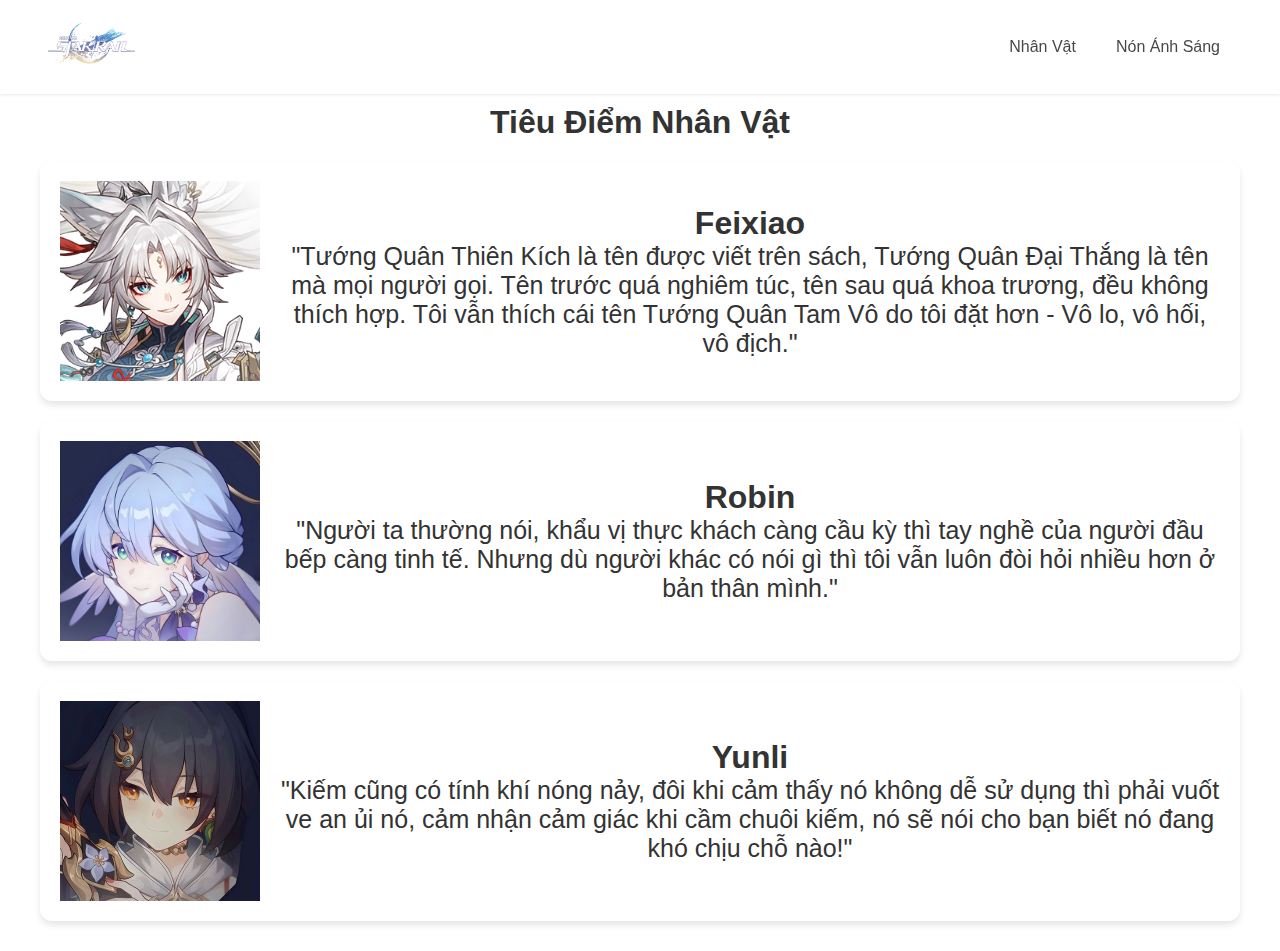
<file: components/character.html>
<!DOCTYPE html>
<html lang="vi">
<head>
    <meta charset="UTF-8">
    <meta name="viewport" content="width=device-width, initial-scale=1.0">
    <title> HSR Hand Book </title>
    <style>
        body {
            font-family: Arial, sans-serif;
            text-align: center;
            background-color: white;
        }
        h1 {
            color: #333;
        }
    </style>
    <link rel="stylesheet" href="../assets/css/style.css">
</head>
<body>
    <header class="header">
        <div class="container"> 
            <div class="logo"> 
                <a href="../index.html">
                    <img src="../img/logo.png" alt="Logo"> 
                </a>
            </div> 
            <nav class="nav">
                <a href="../components/character.html"> Nhân Vật </a>
                <a href="weapon.html"> Nón Ánh Sáng </a>
            </nav>
        </div>
    </header>
    <div class="content"> 
        <h1> Tiêu Điểm Nhân Vật </h1>
        <a href="character/feixiao.html">
            <div class="flex-box">
              <div class="box">
                <img src="../img/feixiao.webp">
                <div>
                  <h1>Feixiao</h1>
                  <p>"Tướng Quân Thiên Kích là tên được viết trên sách, Tướng Quân Đại Thắng là tên mà mọi người gọi. Tên trước quá nghiêm túc, tên sau quá khoa trương, đều không thích hợp. Tôi vẫn thích cái tên Tướng Quân Tam Vô do tôi đặt hơn - Vô lo, vô hối, vô địch."</p>
                </div>
              </div>
            </div>
        </a>
        <a href="character/robin.html">
            <div class="flex-box"> 
                <div class="box">
                    <img src="../img/robin.jpg">
                    <div>
                        <h1> Robin</h1>
                        <p> "Người ta thường nói, khẩu vị thực khách càng cầu kỳ thì tay nghề của người đầu bếp càng tinh tế. Nhưng dù người khác có nói gì thì tôi vẫn luôn đòi hỏi nhiều hơn ở bản thân mình."
                        </p>
                    </div>
                </div>
            </div>
        </a> 
        <a href="character/yunli.html">
            <div class="flex-box"> 
                <div class="box">
                    <img src="../img/yunli.jpg">
                    <div>
                        <h1> Yunli</h1>
                        <p> "Kiếm cũng có tính khí nóng nảy, đôi khi cảm thấy nó không dễ sử dụng thì phải vuốt ve an ủi nó, cảm nhận cảm giác khi cầm chuôi kiếm, nó sẽ nói cho bạn biết nó đang khó chịu chỗ nào!"
                        </p>
                    </div>
                </div>
            </div>
        </a>
    </div>

</body>
</html>
</file>
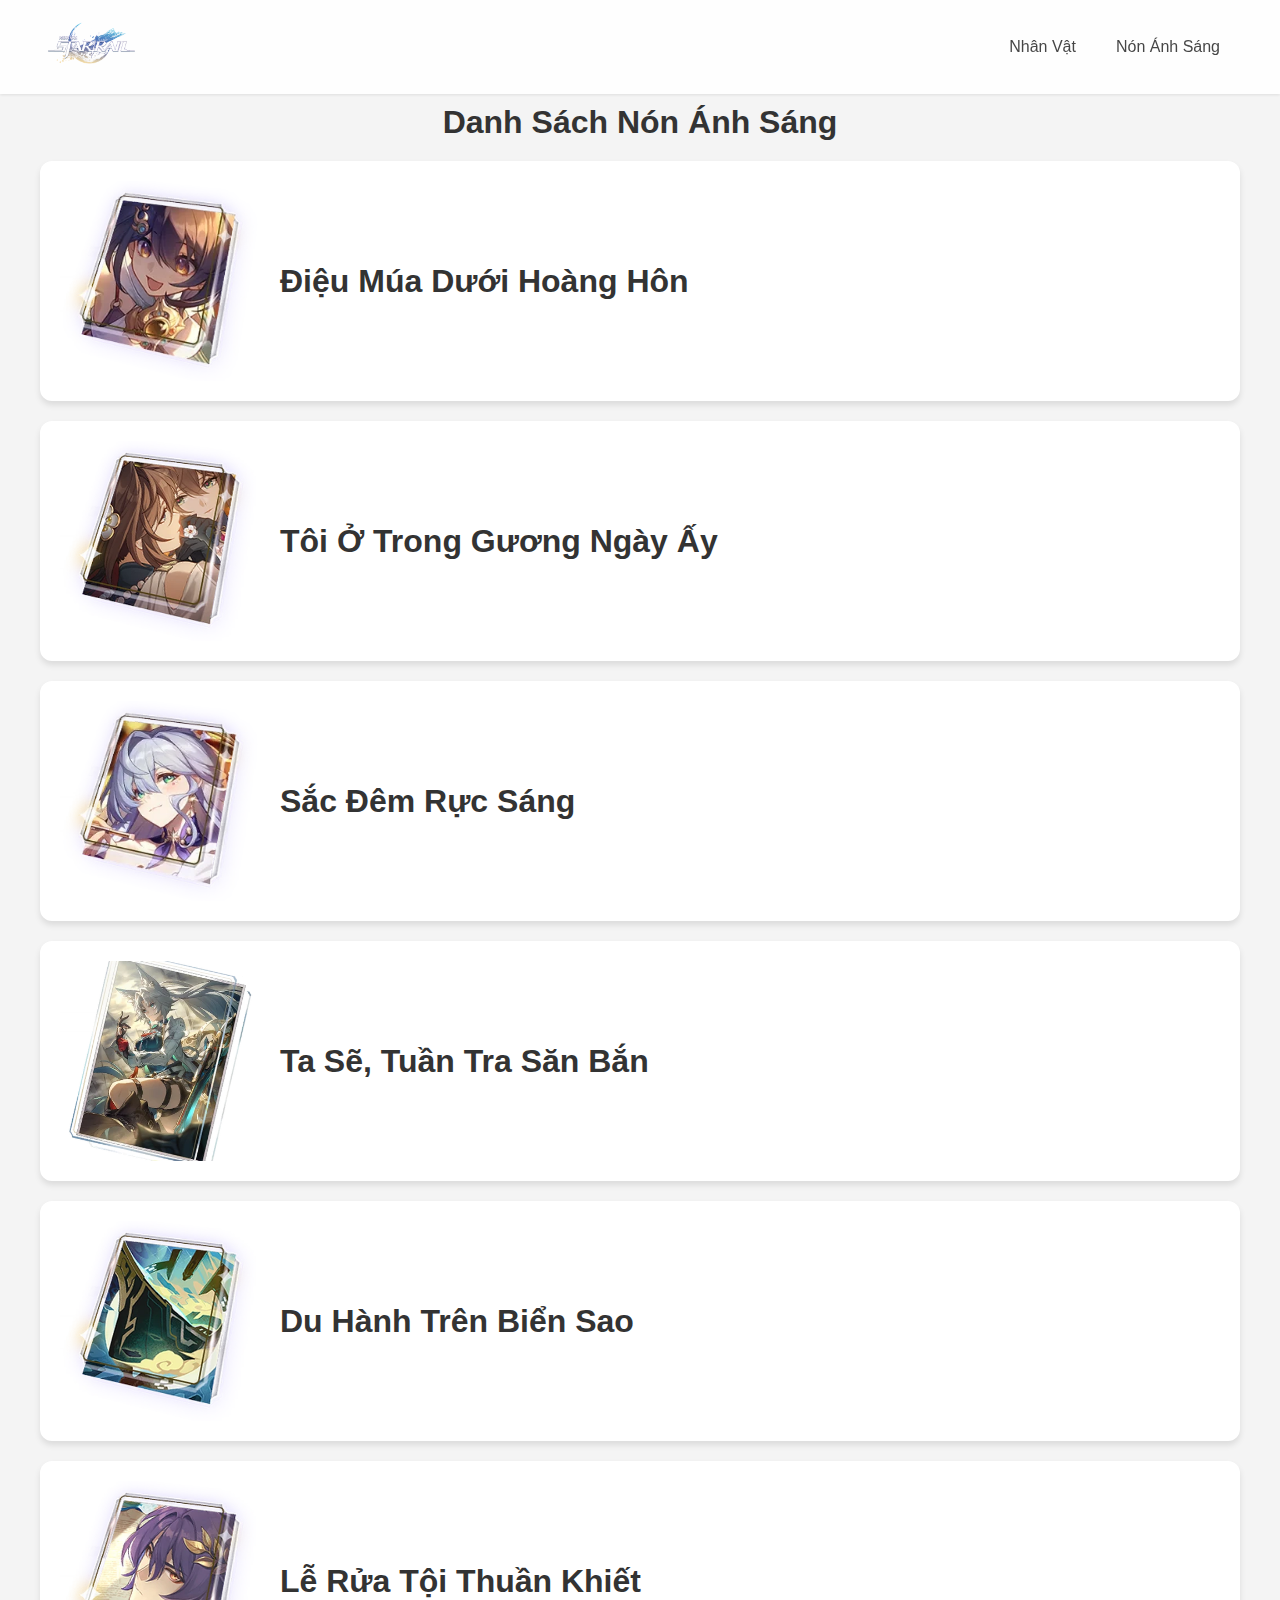
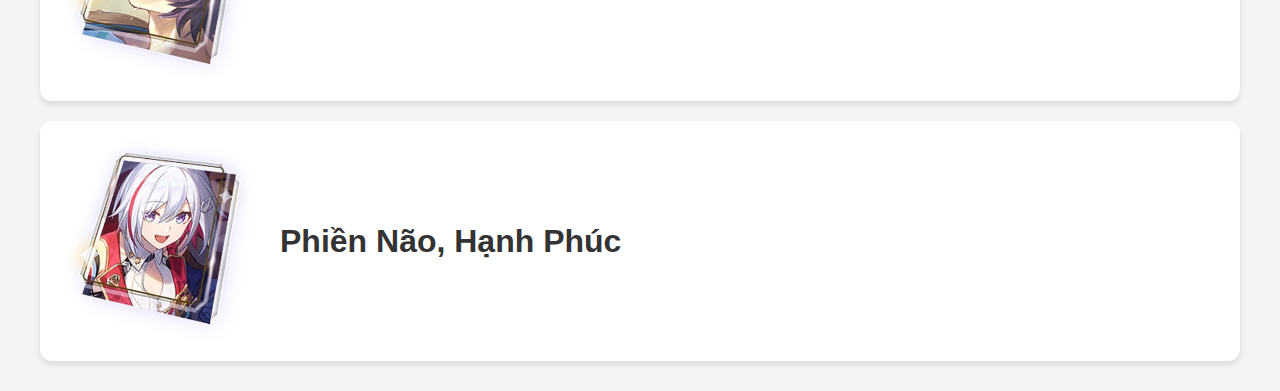
<file: components/weapon.html>
<!DOCTYPE html>
<html lang="vi">
<head>
    <meta charset="UTF-8">
    <meta name="viewport" content="width=device-width, initial-scale=1.0">
    <title> HSR Hand Book </title>
    <style>
        body {
            font-family: Arial, sans-serif;
            text-align: center;
            background-color: #f4f4f4;
        }
        h1 {
            color: #333;
        }
    </style>
    <link rel="stylesheet" href="../assets/css/style.css">
</head>
<body>
    <header class="header">
        <div class="container"> 
            <div class="logo"> 
                <a href="../index.html">
                    <img src="../img/logo.png" alt="Logo"> 
                </a>
            </div> 
            <nav class="nav">
                <a href="character.html"> Nhân Vật </a>
                <a href="../components/weapon.html"> Nón Ánh Sáng </a>
            </nav>
        </div>
    </header>
    <div class="content"> 
        <h1> Danh Sách Nón Ánh Sáng </h1>
        <a href="weapon/dance.html">
            <div class="flex-box">
              <div class="box">
                <img src="../img/LC_danceatsunset.webp">
                <div>
                  <h1>Điệu Múa Dưới Hoàng Hôn</h1>
                </div>
              </div>
            </div>
        </a>
        <a href="weapon/past.html">
            <div class="flex-box"> 
                <div class="box">
                    <img src="../img/LC_pastselfinthemirror.webp">
                    <div>
                        <h1> Tôi Ở Trong Gương Ngày Ấy</h1>
                    </div>
                </div>
            </div>
        </a> 
        <a href="weapon/sacdem.html">
            <div class="flex-box"> 
                <div class="box">
                    <img src="../img/LC_sacdemrucsang.webp">
                    <div>
                        <h1> Sắc Đêm Rực Sáng</h1>
                    </div>
                </div>
            </div>
        </a>
        <a href="weapon/tuantra.html">
            <div class="flex-box"> 
                <div class="box">
                    <img src="../img/Light_Cone_I_Venture_Forth_to_Hunt.webp">
                    <div>
                        <h1> Ta Sẽ, Tuần Tra Săn Bắn</h1>
                    </div>
                </div>
            </div>
        </a>
        <a href="weapon/biensao.html">
            <div class="flex-box"> 
                <div class="box">
                    <img src="../img/Light_Cone_Cruising_in_the_Stellar_Sea_Icon.webp">
                    <div>
                        <h1> Du Hành Trên Biển Sao</h1>
                    </div>
                </div>
            </div>
        </a>
        <a href="weapon/pure.html">
            <div class="flex-box"> 
                <div class="box">
                    <img src="../img/Light_Cone_Baptism_of_Pure_Thought_Icon.webp">
                    <div>
                        <h1> Lễ Rửa Tội Thuần Khiết</h1>
                    </div>
                </div>
            </div>
        </a>
        <a href="weapon/worrisome.html">
            <div class="flex-box"> 
                <div class="box">
                    <img src="../img/Light_Cone_Worrisome_Blissful.webp">
                    <div>
                        <h1>Phiền Não, Hạnh Phúc</h1>
                    </div>
                </div>
            </div>
        </a>
    </div>
</body>
</html>
</file>
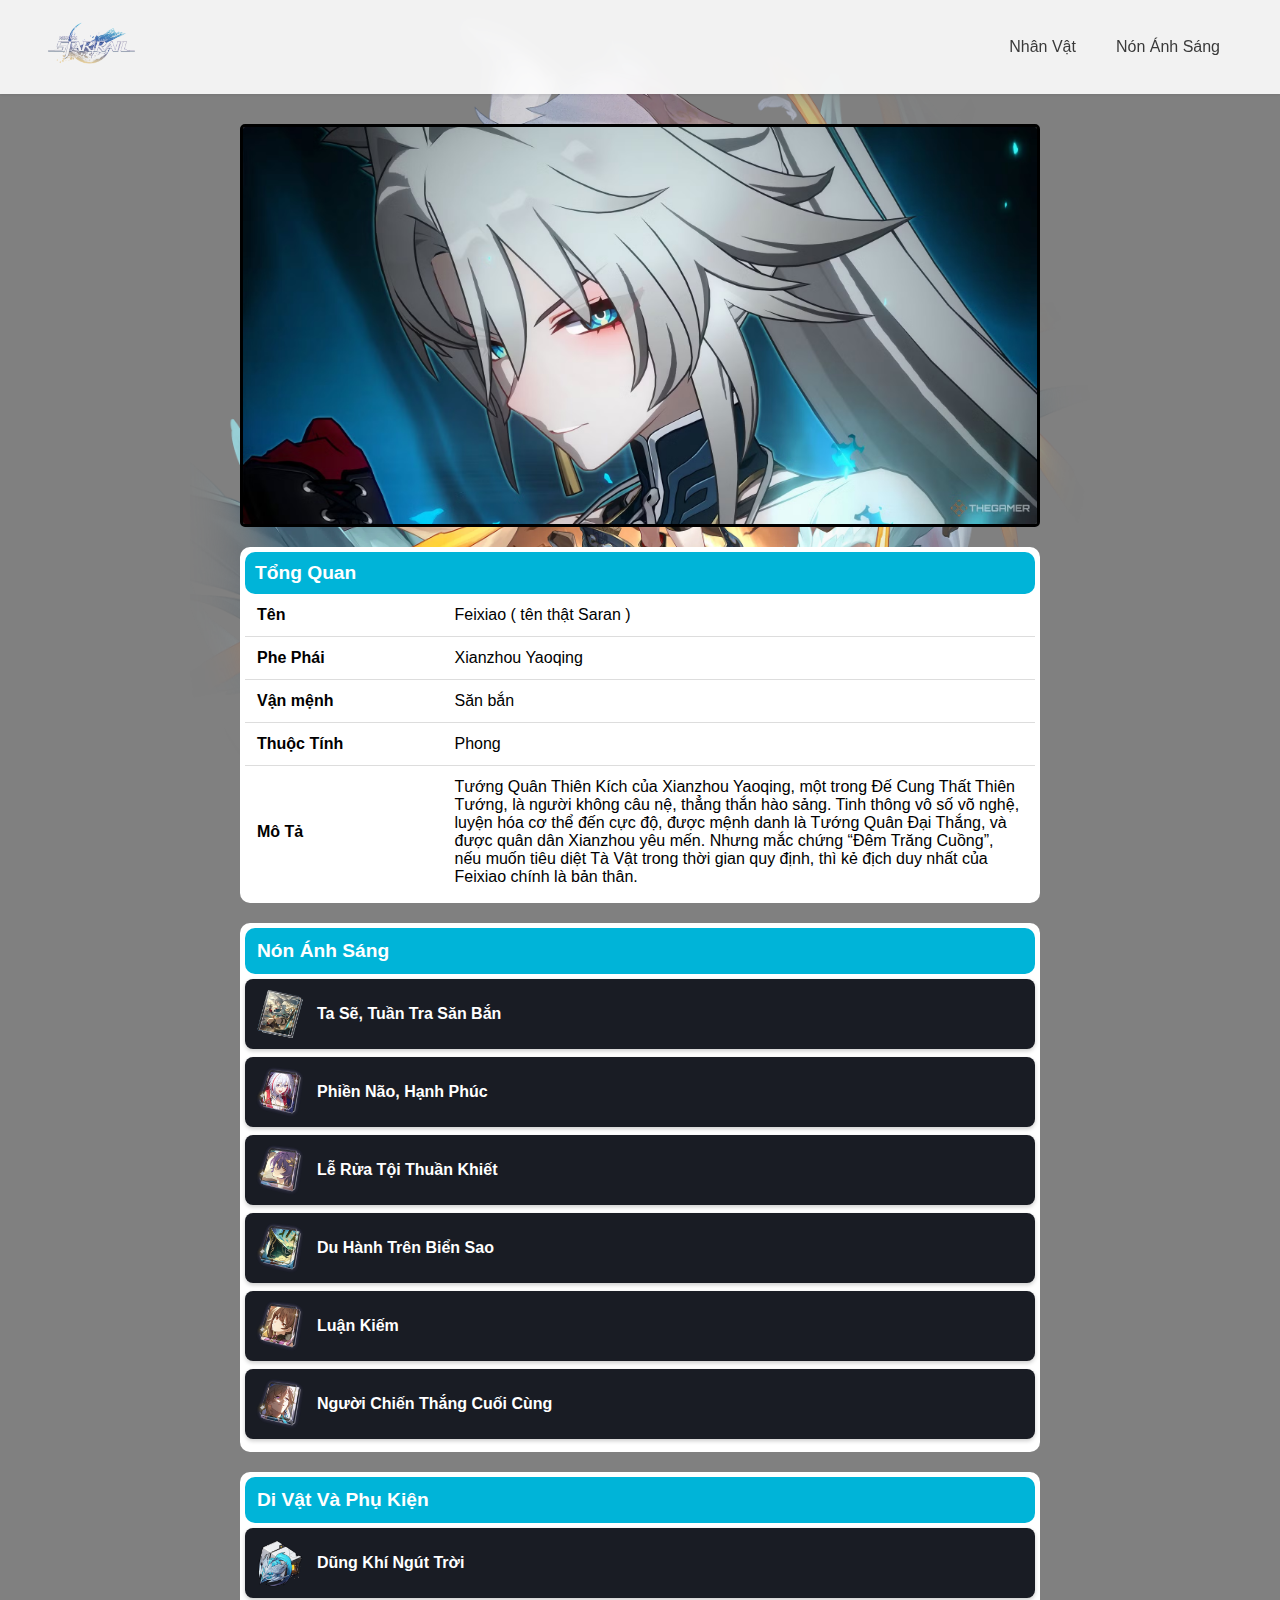
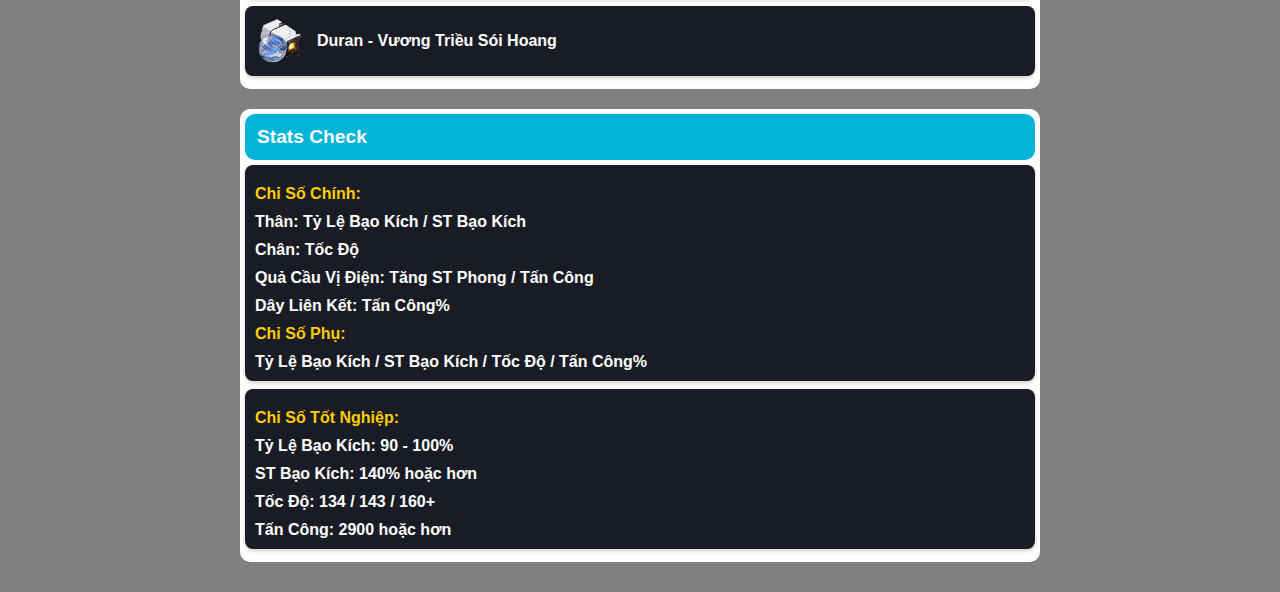
<file: components/character/feixiao.html>
<!DOCTYPE html>
<html lang="vi">
<head>
    <meta charset="UTF-8">
    <meta name="viewport" content="width=device-width, initial-scale=1.0">
    <title> HSR Hand Book </title>
    <style>
        body {
            font-family: Arial, sans-serif;
            text-align: center;
            background-color: #f4f4f4;
        }
        h1 {
            color: #333;
        }
    </style>
    <link rel="stylesheet" href="fei.css">
</head>
<body>
    <header class="header">
        <div class="container"> 
            <div class="logo"> 
                <a href="../../index.html">
                    <img src="../../img/logo.png" alt="Logo"> 
                </a>
            </div> 
            <nav class="nav">
                <a href="../character.html"> Nhân Vật </a>
                <a href="../weapon.html"> Nón Ánh Sáng </a>
            </nav>
        </div>
    </header>
    <div class="content"> 
        <img class="thumb" src="../../img/feixiao_2.avif">
        <div class="box1">
            <table class="info-table">
                <tr>
                    <th colspan="2" class="title">Tổng Quan</th>
                </tr>
                <tr>
                    <td>Tên</td>
                    <td>Feixiao ( tên thật Saran )</td>
                </tr>
                <tr>
                    <td>Phe Phái</td>
                    <td>Xianzhou Yaoqing</td>
                </tr>
                <tr>
                    <td>Vận mệnh</td>
                    <td>Săn bắn</td>
                </tr>
                <tr>
                    <td>Thuộc Tính</td>
                    <td>Phong</td>
                </tr>
                <tr>
                    <td>Mô Tả</td>
                    <td>
                        Tướng Quân Thiên Kích của Xianzhou Yaoqing, một trong Đế Cung Thất Thiên Tướng, là người không câu nệ, thẳng thắn hào sảng.
                        Tinh thông vô số võ nghệ, luyện hóa cơ thể đến cực độ, được mệnh danh là Tướng Quân Đại Thắng, và được quân dân Xianzhou yêu mến.
                        Nhưng mắc chứng “Đêm Trăng Cuồng”, nếu muốn tiêu diệt Tà Vật trong thời gian quy định, thì kẻ địch duy nhất của Feixiao chính là bản thân.
                    </td>
                </tr>
            </table>     
        </div>
        <div class="box1">
            <h2 class="box-title">Nón Ánh Sáng</h2>
            <ul class="light-cone-list">
                <li>
                    <img src="../../img/Light_Cone_I_Venture_Forth_to_Hunt.webp" alt="Ta Sẽ, Tuần Tra Săn Bắn" class="light-cone-img">
                    <span>Ta Sẽ, Tuần Tra Săn Bắn</span>
                </li>
                <li>
                    <img src="../../img/Light_Cone_Worrisome_Blissful.webp" alt="Phiền Não, Hạnh Phúc" class="light-cone-img">
                    <span>Phiền Não, Hạnh Phúc</span>
                </li>
                <li>
                    <img src="../../img/Light_Cone_Baptism_of_Pure_Thought_Icon.webp" alt="Lễ Rửa Tội Thuần Khiết" class="light-cone-img">
                    <span>Lễ Rửa Tội Thuần Khiết</span>
                </li>
                <li>
                    <img src="../../img/Light_Cone_Cruising_in_the_Stellar_Sea_Icon.webp" alt="Du Hành Trên Biển Sao" class="light-cone-img">
                    <span>Du Hành Trên Biển Sao</span>
                </li>
                <li>
                    <img src="../../img/Light_Cone_Swordplay_Icon.webp" alt="Luận Kiếm" class="light-cone-img">
                    <span>Luận Kiếm</span>
                </li>
                <li>
                    <img src="../../img/Light_Cone_Final_Victor_Icon.webp" alt="Người Chiến Thắng Cuối Cùng"class="light-cone-img">
                    <span>Người Chiến Thắng Cuối Cùng</span>
                </li>
            </ul>
        </div>            
        <div class="box1">
            <h2 class="box-title">Di Vật Và Phụ Kiện</h2>
            <ul class="light-cone-list">
                <li>
                    <img src="../../img/item_wind_soaring.webp" alt="Ta Sẽ, Tuần Tra Săn Bắn" class="light-cone-img">
                    <span>Dũng Khí Ngút Trời</span>
                </li>
                <li>
                    <img src="../../img/item_duran.webp" alt="Phiền Não, Hạnh Phúc" class="light-cone-img">
                    <span>Duran - Vương Triều Sói Hoang</span>
                </li>
            </ul>
        </div>  
        <div class="box1">
            <h2 class="box-title"> Stats Check</h2>
            <ul class="light-cone-list">
                <li> 
                    <div class="stats-container"> 
                        <div class="stats-main">
                            <span class="stats-title">Chỉ Số Chính:</span>
                            <span>Thân: Tỷ Lệ Bạo Kích / ST Bạo Kích</span>
                            <span>Chân: Tốc Độ</span>
                            <span>Quả Cầu Vị Điện: Tăng ST Phong / Tấn Công</span>
                            <span>Dây Liên Kết: Tấn Công%</span>
                        </div>
                        <div class="stats-main">
                            <span class="stats-title">Chỉ Số Phụ:</span>
                            <span>Tỷ Lệ Bạo Kích / ST Bạo Kích / Tốc Độ / Tấn Công%</span>
                        </div>
                    </div>
                </li>
                <li> 
                    <div class="stats-main">
                        <span class="stats-title">Chỉ Số Tốt Nghiệp:</span>
                        <span>Tỷ Lệ Bạo Kích: 90 - 100%</span>
                        <span >ST Bạo Kích: 140% hoặc hơn</span>
                        <span >Tốc Độ: 134 / 143 / 160+</span>
                        <span >Tấn Công: 2900 hoặc hơn</span>
                    </div>
                </li>
            </ul>
        </div>
    </div>
    
        
</body>
</html>
</file>
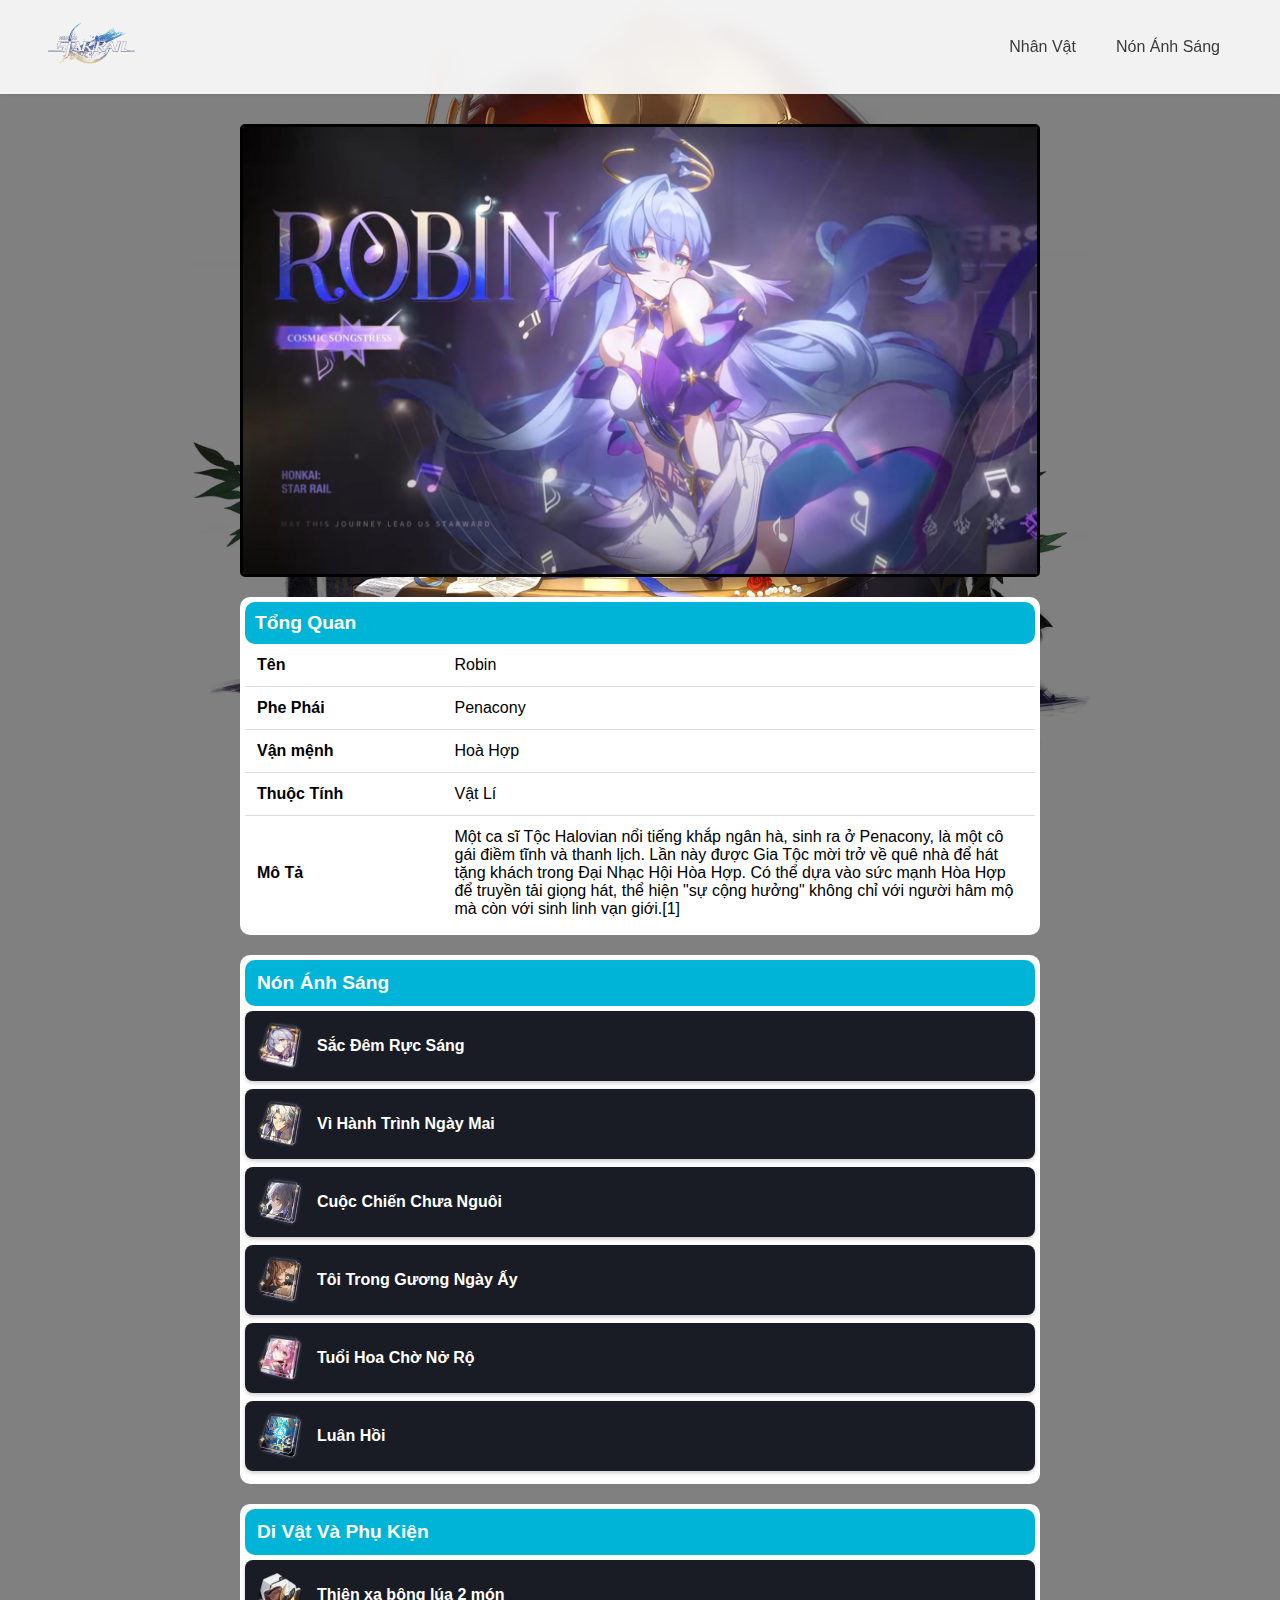
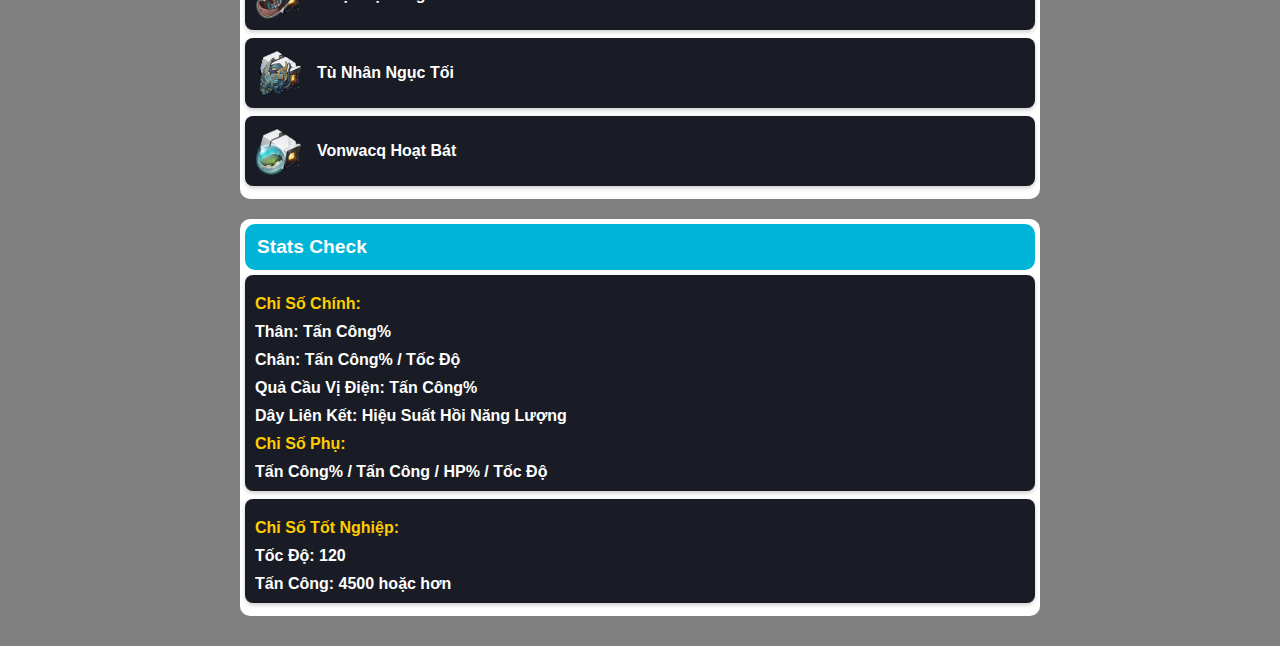
<file: components/character/robin.html>
<!DOCTYPE html>
<html lang="vi">
<head>
    <meta charset="UTF-8">
    <meta name="viewport" content="width=device-width, initial-scale=1.0">
    <title> HSR Hand Book </title>
    <style>
        body {
            font-family: Arial, sans-serif;
            text-align: center;
            background-color: #f4f4f4;
        }
        h1 {
            color: #333;
        }
    </style>
    <link rel="stylesheet" href="robin.css">
</head>
<body>
    <header class="header">
        <div class="container"> 
            <div class="logo"> 
                <a href="../../index.html">
                    <img src="../../img/logo.png" alt="Logo"> 
                </a>
            </div> 
            <nav class="nav">
                <a href="../character.html"> Nhân Vật </a>
                <a href="../weapon.html"> Nón Ánh Sáng </a>
            </nav>
        </div>
    </header>
    <div class="content"> 
        <img class="thumb" src="../../img/robin_2.jpg">
        <div class="box1">
            <table class="info-table">
                <tr>
                    <th colspan="2" class="title">Tổng Quan</th>
                </tr>
                <tr>
                    <td>Tên</td>
                    <td>Robin</td>
                </tr>
                <tr>
                    <td>Phe Phái</td>
                    <td>Penacony</td>
                </tr>
                <tr>
                    <td>Vận mệnh</td>
                    <td>Hoà Hợp</td>
                </tr>
                <tr>
                    <td>Thuộc Tính</td>
                    <td>Vật Lí</td>
                </tr>
                <tr>
                    <td>Mô Tả</td>
                    <td>
                        Một ca sĩ Tộc Halovian nổi tiếng khắp ngân hà, sinh ra ở Penacony, là một cô gái điềm tĩnh và thanh lịch. Lần này được Gia Tộc mời trở về quê nhà để hát tặng khách trong Đại Nhạc Hội Hòa Hợp. Có thể dựa vào sức mạnh Hòa Hợp để truyền tải giọng hát, thể hiện "sự cộng hưởng" không chỉ với người hâm mộ mà còn với sinh linh vạn giới.[1]
                    </td>
                </tr>
            </table>     
        </div>
        <div class="box1">
            <h2 class="box-title">Nón Ánh Sáng</h2>
            <ul class="light-cone-list">
                <li>
                    <img src="../../img/LC_sacdemrucsang.webp" alt="Sắc Đêm Rực Sáng" class="light-cone-img">
                    <span>Sắc Đêm Rực Sáng</span>
                </li>
                <li>
                    <img src="../../img/LC_for_weekend.webp" alt="Vì Hành Trình Ngày Mai
                    " class="light-cone-img">
                    <span>Vì Hành Trình Ngày Mai
                    </span>
                </li>
                <li>
                    <img src="../../img/LC_bron.webp" alt="Cuộc Chiến Chưa Nguôi" class="light-cone-img">
                    <span>Cuộc Chiến Chưa Nguôi</span>
                </li>
                <li>
                    <img src="../../img/LC_pastselfinthemirror.webp" alt="
                    Tôi Trong Gương Ngày Ấy" class="light-cone-img">
                    <span>Tôi Trong Gương Ngày Ấy</span>
                </li>
                <li>
                    <img src="../../img/LC_blossom.webp" alt="Tuổi Hoa Chờ Nở Rộ" class="light-cone-img">
                    <span>Tuổi Hoa Chờ Nở Rộ</span>
                </li>
                <li>
                    <img src="../../img/LC_luanhoi.webp" alt="Luân Hồi"class="light-cone-img">
                    <span>Luân Hồi</span>
                </li>
            </ul>
        </div>            
        <div class="box1">
            <h2 class="box-title">Di Vật Và Phụ Kiện</h2>
            <ul class="light-cone-list">
                <li>
                    <img src="../../img/item_thienxa.webp" alt="Ta Sẽ, Tuần Tra Săn Bắn" class="light-cone-img">
                    <span>Thiện xạ bông lúa 2 món</span>
                </li>
                <li>
                    <img src="../../img/item_tunhan.webp" alt="Phiền Não, Hạnh Phúc" class="light-cone-img">
                    <span>Tù Nhân Ngục Tối</span>
                </li>
                <li>
                    <img src="../../img/item_vonwacq.webp" alt="Phiền Não, Hạnh Phúc" class="light-cone-img">
                    <span> Vonwacq Hoạt Bát</span>
                </li>
            </ul>
        </div>  
        <div class="box1">
            <h2 class="box-title"> Stats Check</h2>
            <ul class="light-cone-list">
                <li> 
                    <div class="stats-container"> 
                        <div class="stats-main">
                            <span class="stats-title">Chỉ Số Chính:</span>
                            <span>Thân: Tấn Công%</span>
                            <span>Chân: Tấn Công% / Tốc Độ</span>
                            <span>Quả Cầu Vị Điện: Tấn Công%</span>
                            <span>Dây Liên Kết: Hiệu Suất Hồi Năng Lượng</span>
                        </div>
                        <div class="stats-main">
                            <span class="stats-title">Chỉ Số Phụ:</span>
                            <span>Tấn Công% / Tấn Công / HP% / Tốc Độ</span>
                        </div>
                    </div>
                </li>
                <li> 
                    <div class="stats-main">
                        <span class="stats-title">Chỉ Số Tốt Nghiệp:</span>
                        <span >Tốc Độ: 120</span>
                        <span >Tấn Công: 4500 hoặc hơn</span>
                    </div>
                </li>
            </ul>
        </div>
    </div>
    
        
</body>
</html>
</file>
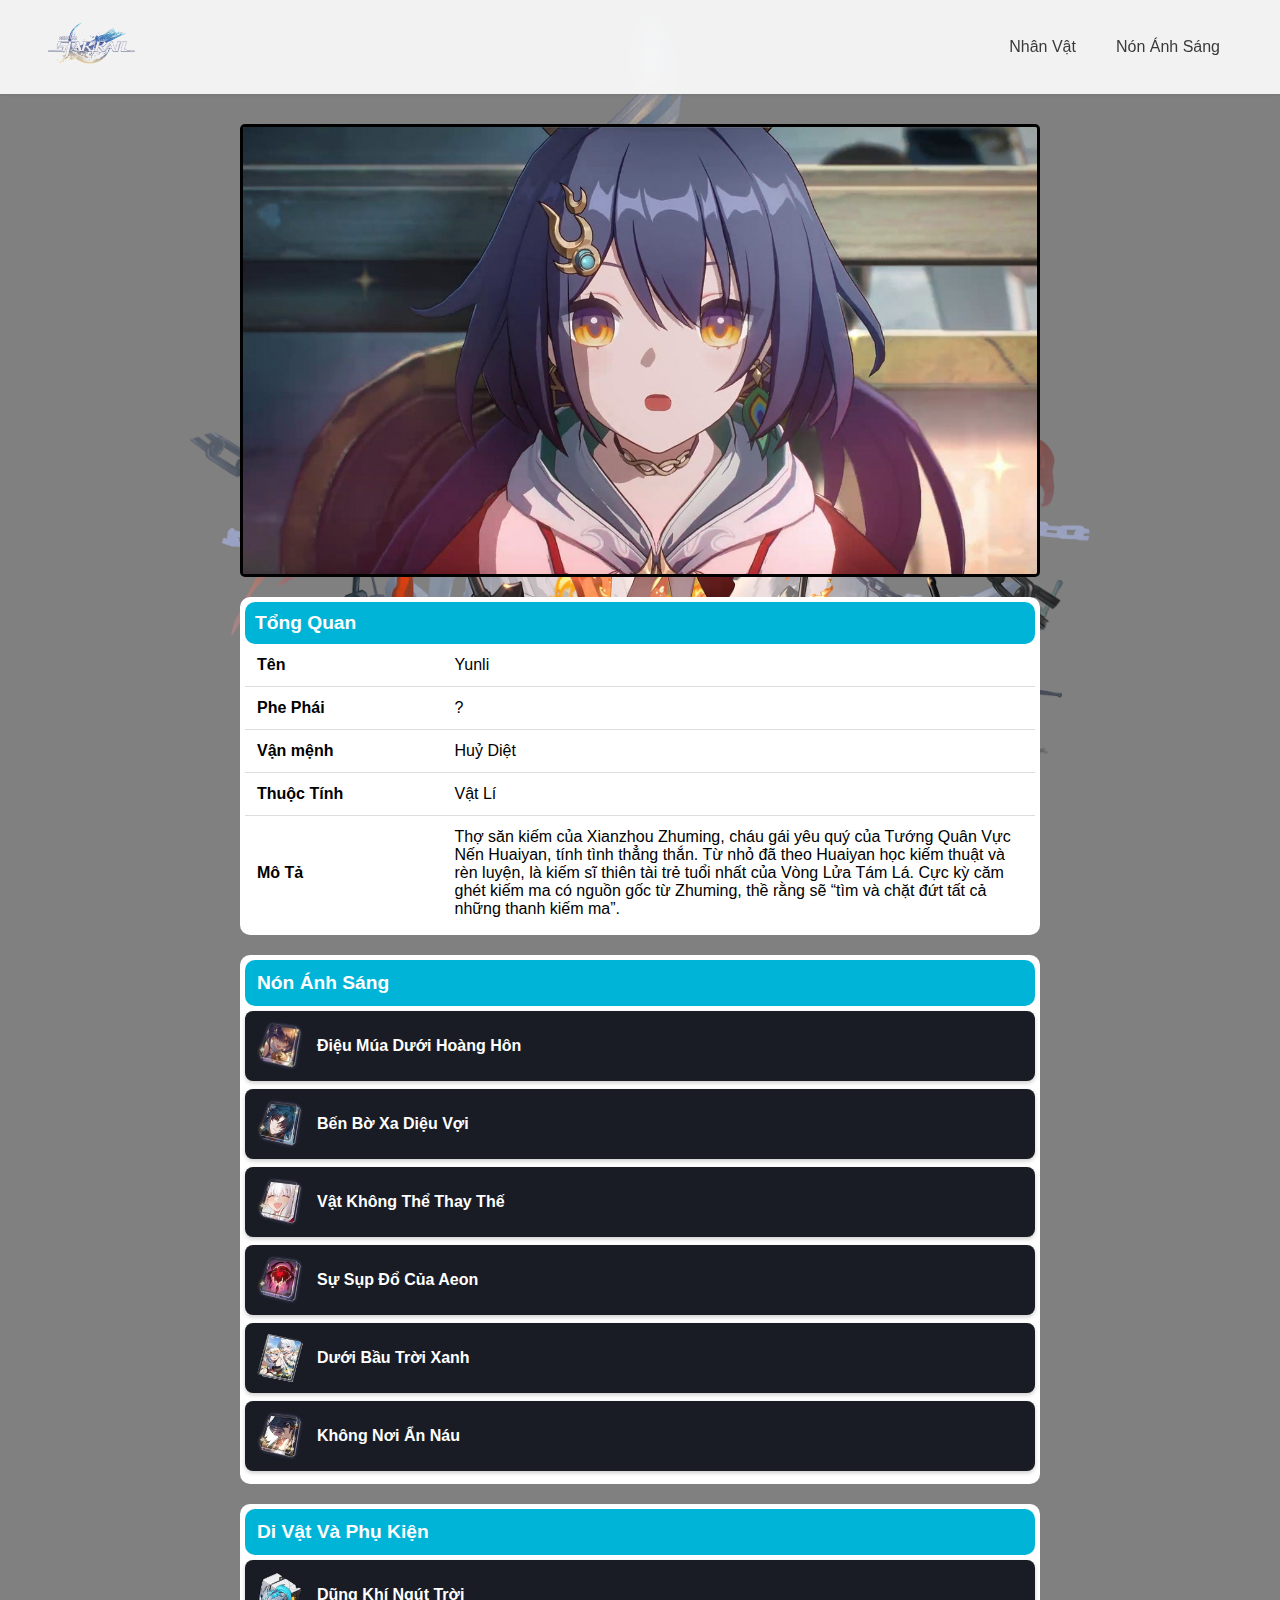
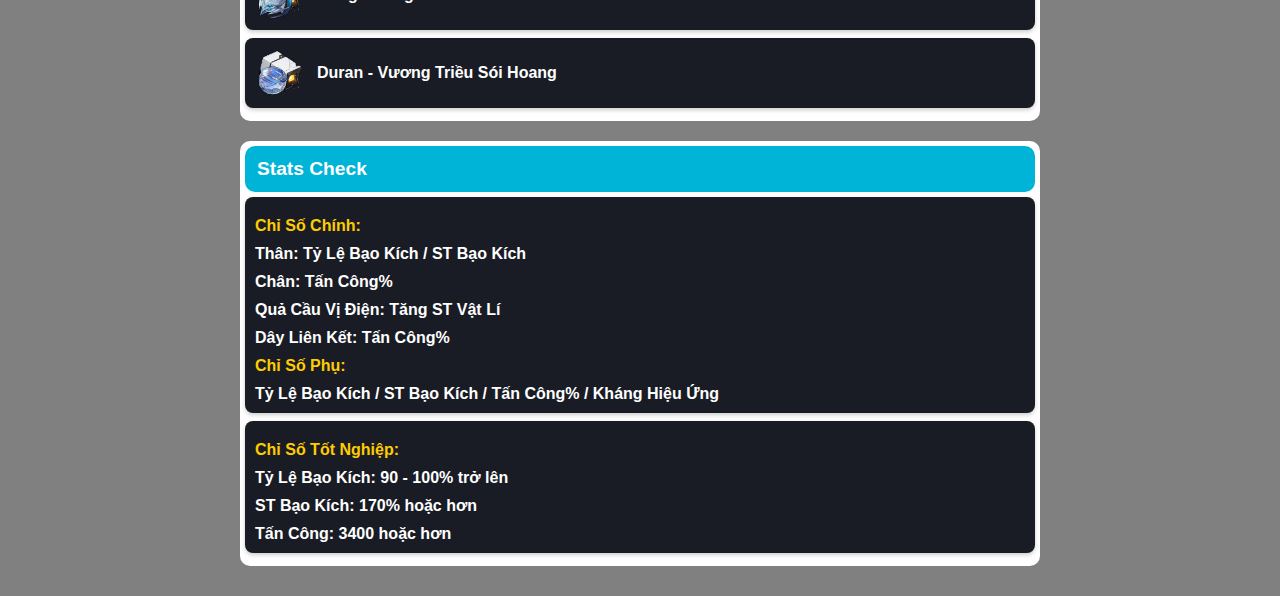
<file: components/character/yunli.html>
<!DOCTYPE html>
<html lang="vi">
<head>
    <meta charset="UTF-8">
    <meta name="viewport" content="width=device-width, initial-scale=1.0">
    <title> HSR Hand Book </title>
    <style>
        body {
            font-family: Arial, sans-serif;
            text-align: center;
            background-color: #f4f4f4;
        }
        h1 {
            color: #333;
        }
    </style>
    <link rel="stylesheet" href="yunli.css">
</head>
<body>
    <header class="header">
        <div class="container"> 
            <div class="logo"> 
                <a href="../../index.html">
                    <img src="../../img/logo.png" alt="Logo"> 
                </a>
            </div> 
            <nav class="nav">
                <a href="../character.html"> Nhân Vật </a>
                <a href="../weapon.html"> Nón Ánh Sáng </a>
            </nav>
        </div>
    </header>
        <div class="content"> 
            <img class="thumb" src="../../img/yunli_2.jpg">
            <div class="box1">
                <table class="info-table">
                    <tr>
                        <th colspan="2" class="title">Tổng Quan</th>
                    </tr>
                    <tr>
                        <td>Tên</td>
                        <td>  Yunli </td>
                    </tr>
                    <tr>
                        <td>Phe Phái</td>
                        <td> ? </td>
                    </tr>
                    <tr>
                        <td>Vận mệnh</td>
                        <td>Huỷ Diệt </td>
                    </tr>
                    <tr>
                        <td>Thuộc Tính</td>
                        <td>Vật Lí</td>
                    </tr>
                    <tr>
                        <td>Mô Tả</td>
                        <td>
                            Thợ săn kiếm của Xianzhou Zhuming, cháu gái yêu quý của Tướng Quân Vực Nến Huaiyan, tính tình thẳng thắn.
                            Từ nhỏ đã theo Huaiyan học kiếm thuật và rèn luyện, là kiếm sĩ thiên tài trẻ tuổi nhất của Vòng Lửa Tám Lá.
                            Cực kỳ căm ghét kiếm ma có nguồn gốc từ Zhuming, thề rằng sẽ “tìm và chặt đứt tất cả những thanh kiếm ma”.
                        </td>
                    </tr>
                </table>     
            </div>
            <div class="box1">
                <h2 class="box-title">Nón Ánh Sáng</h2>
                <ul class="light-cone-list">
                    <li>
                        <img src="../../img/LC_danceatsunset.webp" alt="Điệu Múa Dưới Hoàng Hôn" class="light-cone-img">
                        <span>Điệu Múa Dưới Hoàng Hôn</span>
                    </li>
                    <li>
                        <img src="../../img/LC_bladudu.webp" alt="Bến Bờ Xa Diệu Vợi" class="light-cone-img">
                        <span>Bến Bờ Xa Diệu Vợi</span>
                    </li>
                    <li>
                        <img src="../../img/LC_clara.webp" alt="Vật Không Thể Thay Thế" class="light-cone-img">
                        <span>Vật Không Thể Thay Thế</span>
                    </li>
                    <li>
                        <img src="../../img/LC_thefallofanaeon.webp" alt="Sự Sụp Đổ Của Aeon" class="light-cone-img">
                        <span>Sự Sụp Đổ Của Aeon</span>
                    </li>
                    <li>
                        <img src="../../img/LC_underthebluesky.webp" alt="Dưới Bầu Trời Xanh" class="light-cone-img">
                        <span>Dưới Bầu Trời Xanh</span>
                    </li>
                    <li>
                        <img src="../../img/LC_nowheretorun.webp" alt="Không Nơi Ẩn Náu"class="light-cone-img">
                        <span>Không Nơi Ẩn Náu</span>
                    </li>
                </ul>
            </div>            
            <div class="box1">
                <h2 class="box-title">Di Vật Và Phụ Kiện</h2>
                <ul class="light-cone-list">
                    <li>
                        <img src="../../img/item_wind_soaring.webp" alt="Ta Sẽ, Tuần Tra Săn Bắn" class="light-cone-img">
                        <span>Dũng Khí Ngút Trời</span>
                    </li>
                    <li>
                        <img src="../../img/item_duran.webp" alt="Phiền Não, Hạnh Phúc" class="light-cone-img">
                        <span>Duran - Vương Triều Sói Hoang</span>
                    </li>
                </ul>
            </div>  
            <div class="box1">
                <h2 class="box-title"> Stats Check</h2>
                <ul class="light-cone-list">
                    <li> 
                        <div class="stats-container"> 
                            <div class="stats-main">
                                <span class="stats-title">Chỉ Số Chính:</span>
                                <span>Thân: Tỷ Lệ Bạo Kích / ST Bạo Kích</span>
                                <span>Chân: Tấn Công%</span>
                                <span>Quả Cầu Vị Điện: Tăng ST Vật Lí</span>
                                <span>Dây Liên Kết: Tấn Công%</span>
                            </div>
                            <div class="stats-main">
                                <span class="stats-title">Chỉ Số Phụ:</span>
                                <span>Tỷ Lệ Bạo Kích / ST Bạo Kích /  Tấn Công% / Kháng Hiệu Ứng</span>
                            </div>
                        </div>
                    </li>
                    <li> 
                        <div class="stats-main">
                            <span class="stats-title">Chỉ Số Tốt Nghiệp:</span>
                            <span>Tỷ Lệ Bạo Kích: 90 - 100% trở lên</span>
                            <span >ST Bạo Kích: 170% hoặc hơn</span>
                            <span >Tấn Công: 3400 hoặc hơn</span>
                        </div>
                    </li>
                </ul>
            </div>
        </div>
        
</body>
</html>
</file>
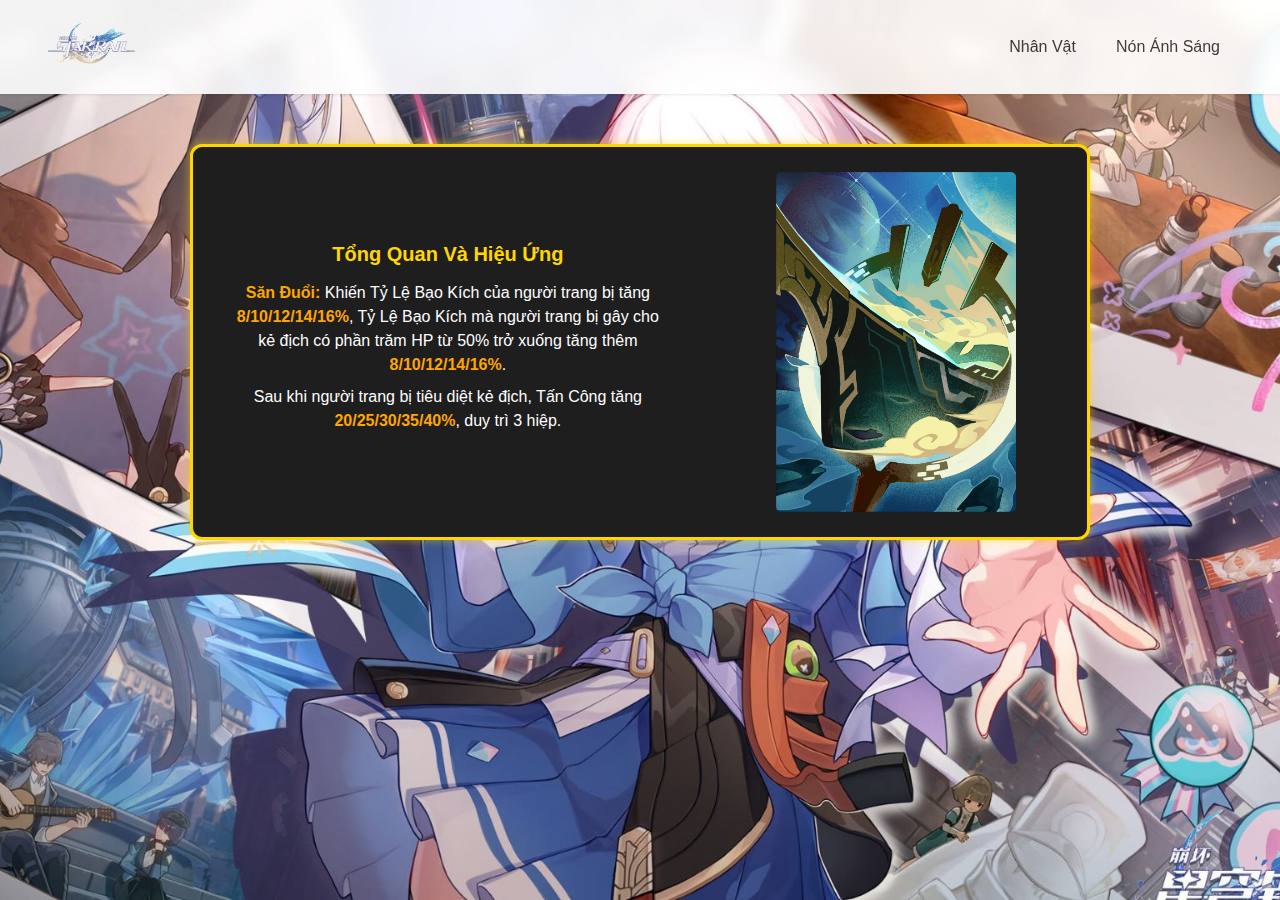
<file: components/weapon/biensao.html>
<!DOCTYPE html>
<html lang="vi">
<head>
    <meta charset="UTF-8">
    <meta name="viewport" content="width=device-width, initial-scale=1.0">
    <title> HSR Hand Book </title>
    <style>
        body {
            font-family: Arial, sans-serif;
            text-align: center;
            background-color: #f4f4f4;
        }
        h1 {
            color: #333;
        }
    </style>
    <link rel="stylesheet" href="global.css">
</head>
<body>
    <header class="header">
        <div class="container"> 
            <div class="logo"> 
                <a href="../../index.html">
                    <img src="../../img/logo.png" alt="Logo"> 
                </a>
            </div> 
            <nav class="nav">
                <a href="../character.html"> Nhân Vật </a>
                <a href="../weapon.html"> Nón Ánh Sáng </a>
            </nav>
        </div>
    </header>
    <div class="container_2">
        <div class="effect-box">
            <h2>Tổng Quan Và Hiệu Ứng</h2>
            <p><span>Săn Đuổi:</span> Khiến Tỷ Lệ Bạo Kích của người trang bị tăng <span>8/10/12/14/16%</span>, Tỷ Lệ Bạo Kích mà người trang bị gây cho kẻ địch có phần trăm HP từ 50% trở xuống tăng thêm <span>8/10/12/14/16%</span>.</p>
            <p>Sau khi người trang bị tiêu diệt kẻ địch, Tấn Công tăng <span>20/25/30/35/40%</span>, duy trì 3 hiệp.</p>

        </div>
        <div class="effect-image">
            <img src="../../img/weapon_duhanh.webp" >
        </div>
    </div>
    
</body>
</html>
</file>
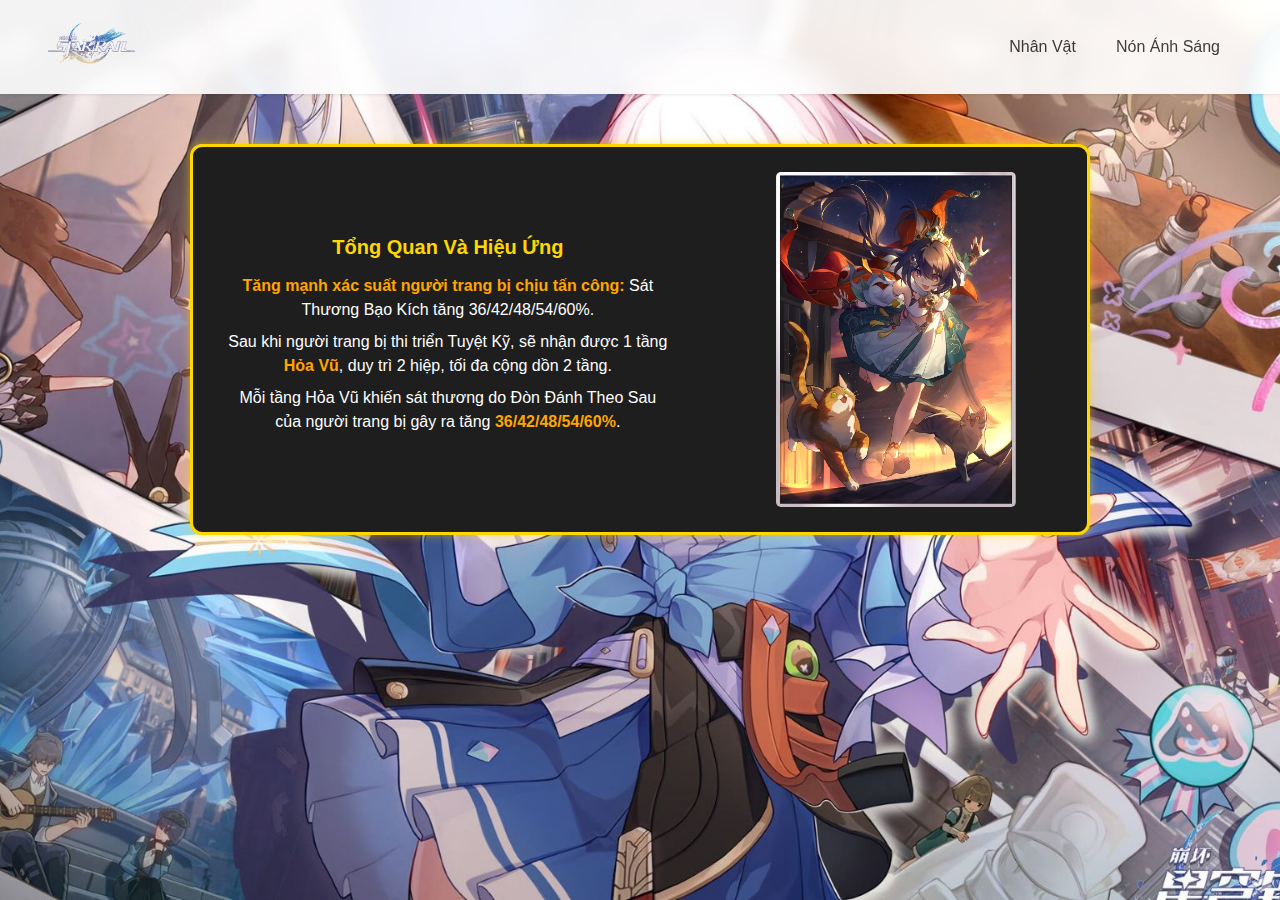
<file: components/weapon/dance.html>
<!DOCTYPE html>
<html lang="vi">
<head>
    <meta charset="UTF-8">
    <meta name="viewport" content="width=device-width, initial-scale=1.0">
    <title> HSR Hand Book </title>
    <style>
        body {
            font-family: Arial, sans-serif;
            text-align: center;
            background-color: #f4f4f4;
        }
        h1 {
            color: #333;
        }
    </style>
    <link rel="stylesheet" href="global.css">
</head>
<body>
    <header class="header">
        <div class="container"> 
            <div class="logo"> 
                <a href="../../index.html">
                    <img src="../../img/logo.png" alt="Logo"> 
                </a>
            </div> 
            <nav class="nav">
                <a href="../character.html"> Nhân Vật </a>
                <a href="../weapon.html"> Nón Ánh Sáng </a>
            </nav>
        </div>
    </header>
    <div class="container_2">
        <div class="effect-box">
            <h2>Tổng Quan Và Hiệu Ứng</h2>
            <p><span>Tăng mạnh xác suất người trang bị chịu tấn công:</span> Sát Thương Bạo Kích tăng 36/42/48/54/60%.</p>
            <p>Sau khi người trang bị thi triển Tuyệt Kỹ, sẽ nhận được 1 tầng <span>Hỏa Vũ</span>, duy trì 2 hiệp, tối đa cộng dồn 2 tầng.</p>
            <p>Mỗi tầng Hỏa Vũ khiến sát thương do Đòn Đánh Theo Sau của người trang bị gây ra tăng <span>36/42/48/54/60%</span>.</p>

        </div>
        <div class="effect-image">
            <img src="../../img/weapon_dieumua.webp" >
        </div>
    </div>
    
</body>
</html>
</file>
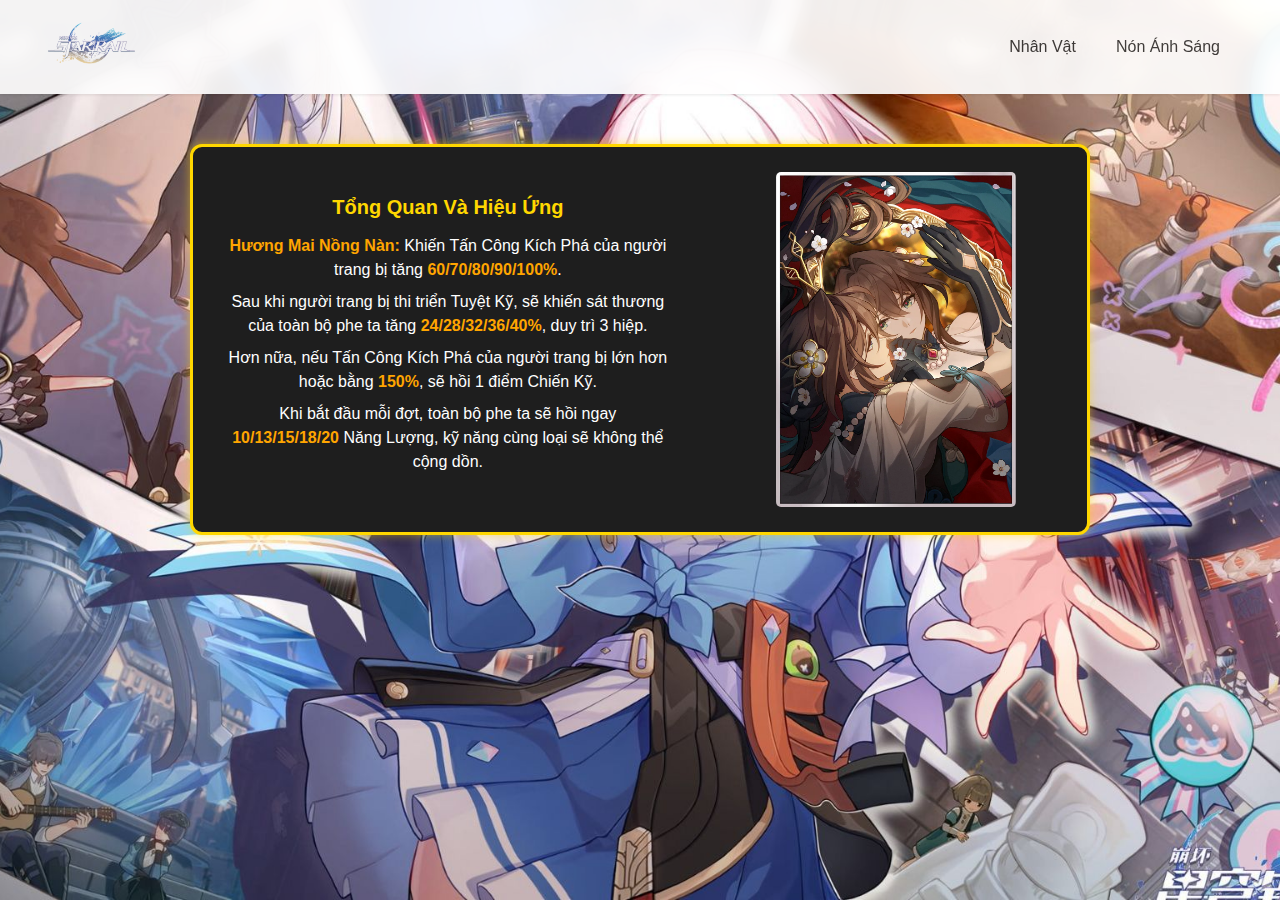
<file: components/weapon/past.html>
<!DOCTYPE html>
<html lang="vi">
<head>
    <meta charset="UTF-8">
    <meta name="viewport" content="width=device-width, initial-scale=1.0">
    <title> HSR Hand Book </title>
    <style>
        body {
            font-family: Arial, sans-serif;
            text-align: center;
            background-color: #f4f4f4;
        }
        h1 {
            color: #333;
        }
    </style>
    <link rel="stylesheet" href="global.css">
</head>
<body>
    <header class="header">
        <div class="container"> 
            <div class="logo"> 
                <a href="../../index.html">
                    <img src="../../img/logo.png" alt="Logo"> 
                </a>
            </div> 
            <nav class="nav">
                <a href="../character.html"> Nhân Vật </a>
                <a href="../weapon.html"> Nón Ánh Sáng </a>
            </nav>
        </div>
    </header>
    <div class="container_2">
        <div class="effect-box">
            <h2>Tổng Quan Và Hiệu Ứng</h2>
            <p><span>Hương Mai Nồng Nàn:</span> Khiến Tấn Công Kích Phá của người trang bị tăng <span>60/70/80/90/100%</span>.</p>
            <p>Sau khi người trang bị thi triển Tuyệt Kỹ, sẽ khiến sát thương của toàn bộ phe ta tăng <span>24/28/32/36/40%</span>, duy trì 3 hiệp.</p>
            <p>Hơn nữa, nếu Tấn Công Kích Phá của người trang bị lớn hơn hoặc bằng <span>150%</span>, sẽ hồi 1 điểm Chiến Kỹ.</p>
            <p>Khi bắt đầu mỗi đợt, toàn bộ phe ta sẽ hồi ngay <span>10/13/15/18/20</span> Năng Lượng, kỹ năng cùng loại sẽ không thể cộng dồn.</p>

        </div>
        <div class="effect-image">
            <img src="../../img/weapon_past.webp" >
        </div>
    </div>
    
</body>
</html>
</file>
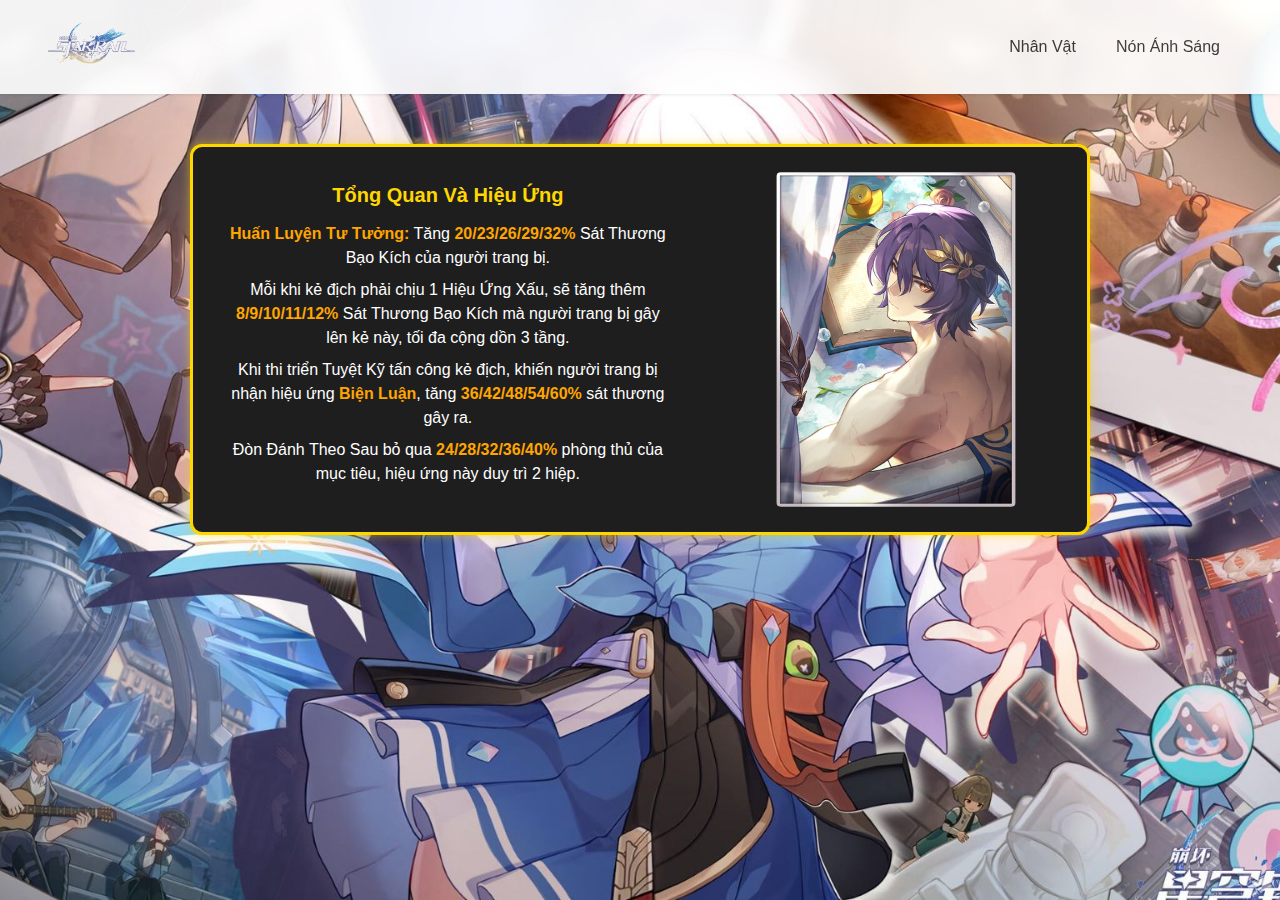
<file: components/weapon/pure.html>
<!DOCTYPE html>
<html lang="vi">
<head>
    <meta charset="UTF-8">
    <meta name="viewport" content="width=device-width, initial-scale=1.0">
    <title> HSR Hand Book </title>
    <style>
        body {
            font-family: Arial, sans-serif;
            text-align: center;
            background-color: #f4f4f4;
        }
        h1 {
            color: #333;
        }
    </style>
    <link rel="stylesheet" href="global.css">
</head>
<body>
    <header class="header">
        <div class="container"> 
            <div class="logo"> 
                <a href="../../index.html">
                    <img src="../../img/logo.png" alt="Logo"> 
                </a>
            </div> 
            <nav class="nav">
                <a href="../character.html"> Nhân Vật </a>
                <a href="../weapon.html"> Nón Ánh Sáng </a>
            </nav>
        </div>
    </header>
    <div class="container_2">
        <div class="effect-box">
            <h2>Tổng Quan Và Hiệu Ứng</h2>
            <p><span>Huấn Luyện Tư Tưởng:</span> Tăng <span>20/23/26/29/32%</span> Sát Thương Bạo Kích của người trang bị.</p>
            <p>Mỗi khi kẻ địch phải chịu 1 Hiệu Ứng Xấu, sẽ tăng thêm <span>8/9/10/11/12%</span> Sát Thương Bạo Kích mà người trang bị gây lên kẻ này, tối đa cộng dồn 3 tầng.</p>
            <p>Khi thi triển Tuyệt Kỹ tấn công kẻ địch, khiến người trang bị nhận hiệu ứng <span>Biện Luận</span>, tăng <span>36/42/48/54/60%</span> sát thương gây ra.</p>
            <p>Đòn Đánh Theo Sau bỏ qua <span>24/28/32/36/40%</span> phòng thủ của mục tiêu, hiệu ứng này duy trì 2 hiệp.</p>


        </div>
        <div class="effect-image">
            <img src="../../img/weapon_ruatoi.webp" >
        </div>
    </div>
    
</body>
</html>
</file>
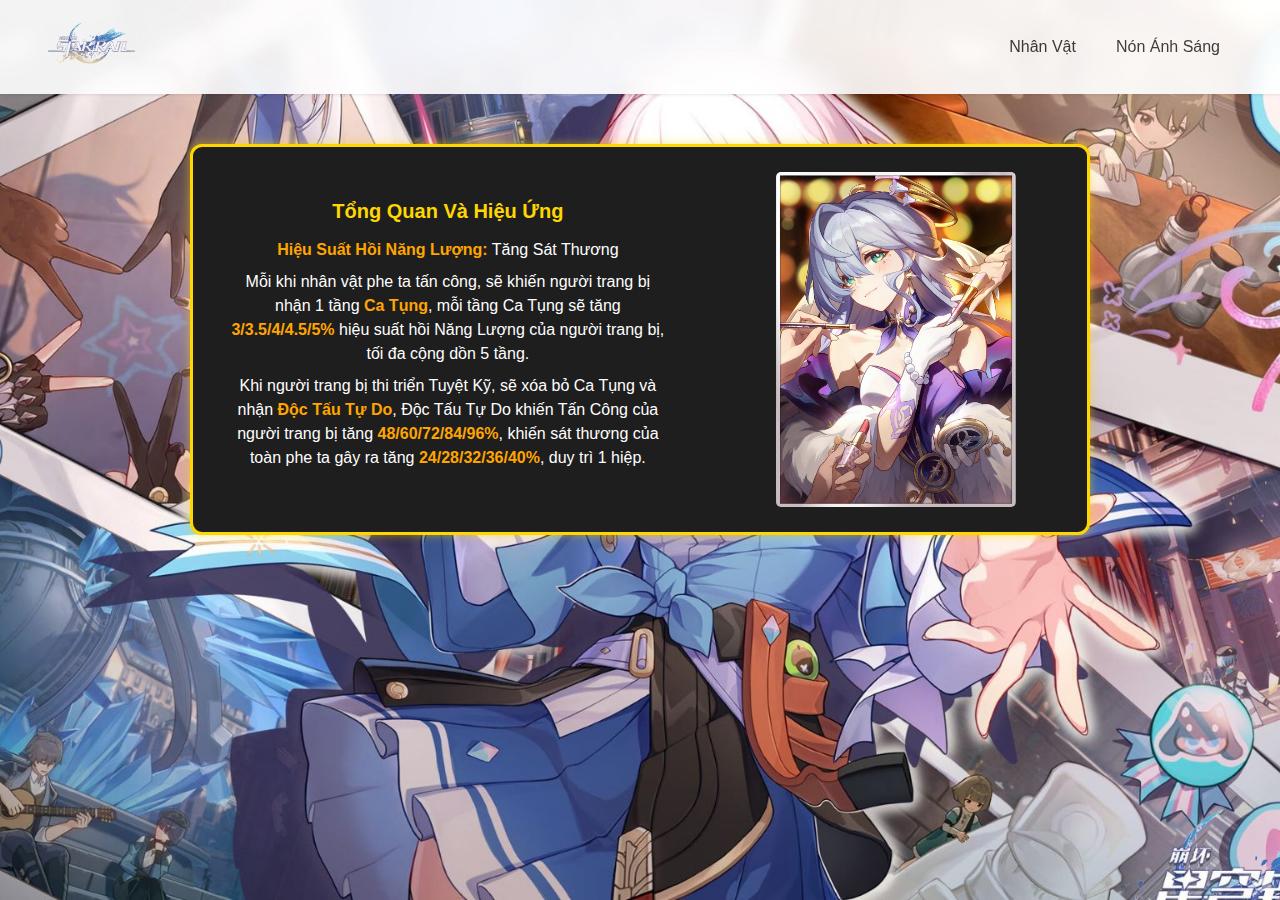
<file: components/weapon/sacdem.html>
<!DOCTYPE html>
<html lang="vi">
<head>
    <meta charset="UTF-8">
    <meta name="viewport" content="width=device-width, initial-scale=1.0">
    <title> HSR Hand Book </title>
    <style>
        body {
            font-family: Arial, sans-serif;
            text-align: center;
            background-color: #f4f4f4;
        }
        h1 {
            color: #333;
        }
    </style>
    <link rel="stylesheet" href="global.css">
</head>
<body>
    <header class="header">
        <div class="container"> 
            <div class="logo"> 
                <a href="../../index.html">
                    <img src="../../img/logo.png" alt="Logo"> 
                </a>
            </div> 
            <nav class="nav">
                <a href="../character.html"> Nhân Vật </a>
                <a href="../weapon.html"> Nón Ánh Sáng </a>
            </nav>
        </div>
    </header>
    <div class="container_2">
        <div class="effect-box">
            <h2>Tổng Quan Và Hiệu Ứng</h2>
            <p><span>Hiệu Suất Hồi Năng Lượng:</span> Tăng Sát Thương</p>
            <p>Mỗi khi nhân vật phe ta tấn công, sẽ khiến người trang bị nhận 1 tầng <span>Ca Tụng</span>, mỗi tầng Ca Tụng sẽ tăng <span>3/3.5/4/4.5/5%</span> hiệu suất hồi Năng Lượng của người trang bị, tối đa cộng dồn 5 tầng.</p>
            <p>Khi người trang bị thi triển Tuyệt Kỹ, sẽ xóa bỏ Ca Tụng và nhận <span>Độc Tấu Tự Do</span>, Độc Tấu Tự Do khiến Tấn Công của người trang bị tăng <span>48/60/72/84/96%</span>, khiến sát thương của toàn phe ta gây ra tăng <span>24/28/32/36/40%</span>, duy trì 1 hiệp.</p>
        </div>
        <div class="effect-image">
            <img src="../../img/weapon_sacdem.webp" >
        </div>
    </div>
    
</body>
</html>
</file>
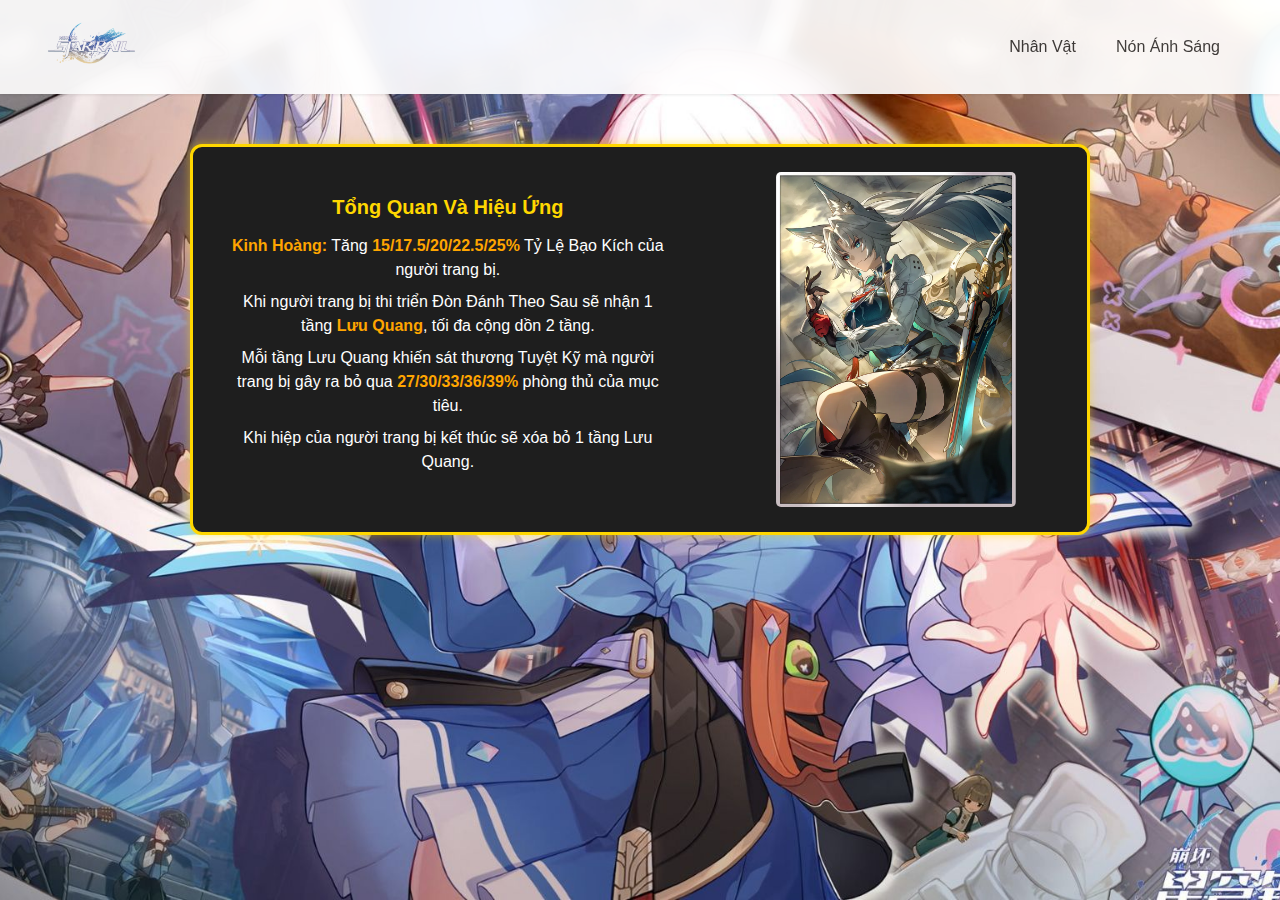
<file: components/weapon/tuantra.html>
<!DOCTYPE html>
<html lang="vi">
<head>
    <meta charset="UTF-8">
    <meta name="viewport" content="width=device-width, initial-scale=1.0">
    <title> HSR Hand Book </title>
    <style>
        body {
            font-family: Arial, sans-serif;
            text-align: center;
            background-color: #f4f4f4;
        }
        h1 {
            color: #333;
        }
    </style>
    <link rel="stylesheet" href="global.css">
</head>
<body>
    <header class="header">
        <div class="container"> 
            <div class="logo"> 
                <a href="../../index.html">
                    <img src="../../img/logo.png" alt="Logo"> 
                </a>
            </div> 
            <nav class="nav">
                <a href="../character.html"> Nhân Vật </a>
                <a href="../weapon.html"> Nón Ánh Sáng </a>
            </nav>
        </div>
    </header>
    <div class="container_2">
        <div class="effect-box">
            <h2>Tổng Quan Và Hiệu Ứng</h2>
            <p><span>Kinh Hoàng:</span> Tăng <span>15/17.5/20/22.5/25%</span> Tỷ Lệ Bạo Kích của người trang bị.</p>
            <p>Khi người trang bị thi triển Đòn Đánh Theo Sau sẽ nhận 1 tầng <span>Lưu Quang</span>, tối đa cộng dồn 2 tầng.</p>
            <p>Mỗi tầng Lưu Quang khiến sát thương Tuyệt Kỹ mà người trang bị gây ra bỏ qua <span>27/30/33/36/39%</span> phòng thủ của mục tiêu.</p>
            <p>Khi hiệp của người trang bị kết thúc sẽ xóa bỏ 1 tầng Lưu Quang.</p>
        </div>
        <div class="effect-image">
            <img src="../../img/weapon_sanban.webp" >
        </div>
    </div>
    
</body>
</html>
</file>
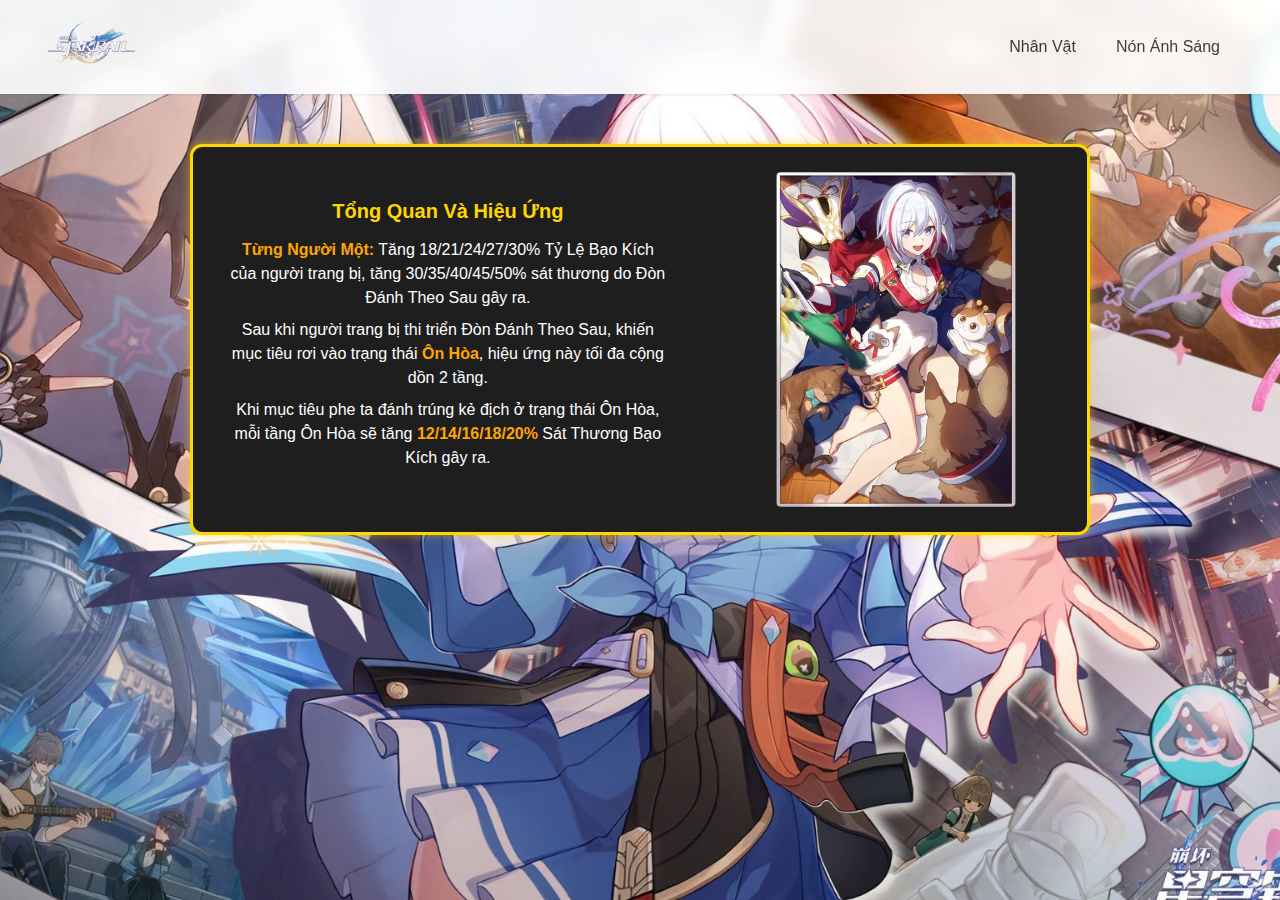
<file: components/weapon/worrisome.html>
<!DOCTYPE html>
<html lang="vi">
<head>
    <meta charset="UTF-8">
    <meta name="viewport" content="width=device-width, initial-scale=1.0">
    <title> HSR Hand Book </title>
    <style>
        body {
            font-family: Arial, sans-serif;
            text-align: center;
            background-color: #f4f4f4;
        }
        h1 {
            color: #333;
        }
    </style>
    <link rel="stylesheet" href="global.css">
</head>
<body>
    <header class="header">
        <div class="container"> 
            <div class="logo"> 
                <a href="../../index.html">
                    <img src="../../img/logo.png" alt="Logo"> 
                </a>
            </div> 
            <nav class="nav">
                <a href="../character.html"> Nhân Vật </a>
                <a href="../weapon.html"> Nón Ánh Sáng </a>
            </nav>
        </div>
    </header>
    <div class="container_2">
        <div class="effect-box">
            <h2>Tổng Quan Và Hiệu Ứng</h2>
            <p><span>Từng Người Một:</span> Tăng 18/21/24/27/30% Tỷ Lệ Bạo Kích của người trang bị, tăng 30/35/40/45/50% sát thương do Đòn Đánh Theo Sau gây ra.</p>
            <p>Sau khi người trang bị thi triển Đòn Đánh Theo Sau, khiến mục tiêu rơi vào trạng thái <span>Ôn Hòa</span>, hiệu ứng này tối đa cộng dồn 2 tầng.</p>
            <p>Khi mục tiêu phe ta đánh trúng kẻ địch ở trạng thái Ôn Hòa, mỗi tầng Ôn Hòa sẽ tăng <span>12/14/16/18/20%</span> Sát Thương Bạo Kích gây ra.</p>

        </div>
        <div class="effect-image">
            <img src="../../img/weapon_worrisome.webp" >
        </div>
    </div>
    
</body>
</html>
</file>
<file: assets/css/style.css>
/* Reset CSS */
* {
    margin: 0;
    padding: 0;
    box-sizing: border-box;
}

.content {
    padding: 10px 10px;
}

.box {
    display:flex;
    align-items: center;
    gap: 20px;
}

.box p {
    font-size: 25px; 
    color: #333;
}

.box img {
    width: 200px; 
    height: 200px; 
    object-fit: cover; 
  }

.content a {
    text-decoration: none; /* Bỏ gạch chân mặc định */
    color: inherit; /* Giữ nguyên màu chữ mặc định, không đổi khi hover */
}



.flex-box {
    display: flex;
    flex-direction: column;
    align-items: flex-start;
    justify-content: flex-start;
    width: 100%;
    max-width: 1200px;
    margin: 20px auto;
    padding: 20px;
    background: white;
    box-shadow: 0 4px 6px rgba(0, 0, 0, 0.1);
    border-radius: 12px;
}

.flex-box:hover {
    background-color: #f0f0f0; /* Màu nền khi hover */
}

.thumb img {
    width: 100%;
    height: 100%;
    object-fit: cover;
    top: 0;
    left: 0;
    z-index: -1;
}


.logo img {
    height: 80px; 
    width: auto;
}

.container {
    display: flex;
    align-items: center;
    justify-content: space-between;
}

.header {
    position: sticky;
    top: 0;
    background-color: white;
    opacity: 0.9;
    backdrop-filter: blur(10px);
    box-shadow: 0 1px 3px rgba(0, 0, 0, 0.1);
    z-index: 50;
    padding: 5px 40px;
}

.nav {
    display: flex;

}

.nav a {
    margin: 0 20px; /* Khoảng cách giữa các liên kết */
    text-decoration: none;
    font-size: 16px;
    color: #333; /* Màu văn bản */
}

.nav a:hover {
    color: #007BFF; /* Màu khi hover */
}
</file>
<file: components/character/fei.css>
/* Reset CSS */
* {
    margin: 0;
    padding: 0;
    box-sizing: border-box;
}

.container {
    display: flex;
    align-items: center;
    justify-content: space-between;
}

.header {
    position: sticky;
    top: 0;
    background-color: white;
    opacity: 0.9;
    backdrop-filter: blur(10px);
    box-shadow: 0 1px 3px rgba(0, 0, 0, 0.1);
    z-index: 50;
    padding: 5px 40px;
}

.nav {
    display: flex;

}

.nav a {
    margin: 0 20px; /* Khoảng cách giữa các liên kết */
    text-decoration: none;
    font-size: 16px;
    color: #333; /* Màu văn bản */
}

.nav a:hover {
    color: #007BFF; /* Màu khi hover */
}


.logo img {
    height: 80px; 
    width: auto;
}



body {
    background-image: url("../../img/feixiaotheme.webp");
    background-repeat: no-repeat;
    background-attachment: fixed;
    background-position: center;
    background-size: contain;
    background-color: gray;
}

.content {
    padding: 30px;
    display: flex;
    flex-direction: column;
    align-items: center; 
}
.box1 {
    height: auto;
    width: 800px;
    background-color: white;
    padding: 5px;
    border-radius: 10px;
    text-align: start;
    margin-top: 20px;
}

.thumb {
    width: 800px; 
    height: auto;
    max-width: 100%;
    object-fit: contain; 
    border-radius: 5px; 
    border: 3px solid; 
}

.highlight {
    font-size: 25px;
    font-weight: 500;
}

.info-table {
    width: 100%;
    border-collapse: collapse;
}

.info-table th {
    background: #00B4D8;
    color: white;
    font-size: 1.2rem;
    padding: 10px;
    text-align: left;
    border-radius: 10px;
}

.info-table td {
    padding: 12px;
    border-bottom: 1px solid #ddd;
}

.info-table td:first-child {
    font-weight: bold;
    width: 25%;
}

.info-table td:last-child {
    width: 75%;
    text-align: left;
}

.info-table tr:last-child td {
    border-bottom: none;
}

.box-title {
    background: #00B4D8; 
    color: white;
    font-size: 1.2rem;
    padding: 12px;
    text-align: left;
    font-weight: bold;
    border-radius: 10px;
}

.light-cone-list {
    list-style: none;
    padding: 0;
}

.light-cone-list li {
    display: flex;
    align-items: center;
    background-color: #191c24;
    border-radius: 8px;
    padding: 10px;
    margin-bottom: 8px;
    color: white;
    font-size: 1rem;
    font-weight: bold;
    box-shadow: 0px 2px 4px rgba(0, 0, 0, 0.2);
    margin-top: 5px;
}

.light-cone-img {
    width: 50px;
    height: 50px;
    border-radius: 8px;
    margin-right: 12px;
}

.stats-main {
    display: flex;
    flex-wrap: wrap;
    gap: 10px;
    font-size: 1rem;
    font-weight: bold;
    margin-top:10px;
    flex-direction: column;
}

.stats-title {
    color: #ffcc00; /* Màu vàng */
    font-weight: bold;
}

.stats-container {
    display: flex;
    flex-direction: column; 
}
</file>
<file: components/character/robin.css>
/* Reset CSS */
* {
    margin: 0;
    padding: 0;
    box-sizing: border-box;
}

.container {
    display: flex;
    align-items: center;
    justify-content: space-between;
}

.header {
    position: sticky;
    top: 0;
    background-color: white;
    opacity: 0.9;
    backdrop-filter: blur(10px);
    box-shadow: 0 1px 3px rgba(0, 0, 0, 0.1);
    z-index: 50;
    padding: 5px 40px;
}

.nav {
    display: flex;

}

.nav a {
    margin: 0 20px; /* Khoảng cách giữa các liên kết */
    text-decoration: none;
    font-size: 16px;
    color: #333; /* Màu văn bản */
}

.nav a:hover {
    color: #007BFF; /* Màu khi hover */
}


.logo img {
    height: 80px; 
    width: auto;
}



body {
    background-image: url("../../img/robintheme.webp");
    background-repeat: no-repeat;
    background-attachment: fixed;
    background-position: center;
    background-size: contain;
    background-color: gray;
}

.content {
    padding: 30px;
    display: flex;
    flex-direction: column;
    align-items: center; 
}
.box1 {
    height: auto;
    width: 800px;
    background-color: white;
    padding: 5px;
    border-radius: 10px;
    text-align: start;
    margin-top: 20px;
}

.thumb {
    width: 800px; 
    height: auto;
    max-width: 100%;
    object-fit: contain; 
    border-radius: 5px; 
    border: 3px solid; 
}

.highlight {
    font-size: 25px;
    font-weight: 500;
}

.info-table {
    width: 100%;
    border-collapse: collapse;
}

.info-table th {
    background: #00B4D8;
    color: white;
    font-size: 1.2rem;
    padding: 10px;
    text-align: left;
    border-radius: 10px;
}

.info-table td {
    padding: 12px;
    border-bottom: 1px solid #ddd;
}

.info-table td:first-child {
    font-weight: bold;
    width: 25%;
}

.info-table td:last-child {
    width: 75%;
    text-align: left;
}

.info-table tr:last-child td {
    border-bottom: none;
}

.box-title {
    background: #00B4D8; 
    color: white;
    font-size: 1.2rem;
    padding: 12px;
    text-align: left;
    font-weight: bold;
    border-radius: 10px;
}

.light-cone-list {
    list-style: none;
    padding: 0;
}

.light-cone-list li {
    display: flex;
    align-items: center;
    background-color: #191c24;
    border-radius: 8px;
    padding: 10px;
    margin-bottom: 8px;
    color: white;
    font-size: 1rem;
    font-weight: bold;
    box-shadow: 0px 2px 4px rgba(0, 0, 0, 0.2);
    margin-top: 5px;
}

.light-cone-img {
    width: 50px;
    height: 50px;
    border-radius: 8px;
    margin-right: 12px;
}

.stats-main {
    display: flex;
    flex-wrap: wrap;
    gap: 10px;
    font-size: 1rem;
    font-weight: bold;
    margin-top:10px;
    flex-direction: column;
}

.stats-title {
    color: #ffcc00; /* Màu vàng */
    font-weight: bold;
}

.stats-container {
    display: flex;
    flex-direction: column; 
}
</file>
<file: components/character/yunli.css>
/* Reset CSS */
* {
    margin: 0;
    padding: 0;
    box-sizing: border-box;
}

.container {
    display: flex;
    align-items: center;
    justify-content: space-between;
}

.header {
    position: sticky;
    top: 0;
    background-color: white;
    opacity: 0.9;
    backdrop-filter: blur(10px);
    box-shadow: 0 1px 3px rgba(0, 0, 0, 0.1);
    z-index: 50;
    padding: 5px 40px;
}

.nav {
    display: flex;

}

.nav a {
    margin: 0 20px; /* Khoảng cách giữa các liên kết */
    text-decoration: none;
    font-size: 16px;
    color: #333; /* Màu văn bản */
}

.nav a:hover {
    color: #007BFF; /* Màu khi hover */
}


.logo img {
    height: 80px; 
    width: auto;
}



body {
    background-image: url("../../img/yunlitheme.webp");
    background-repeat: no-repeat;
    background-attachment: fixed;
    background-position: center;
    background-size: contain;
    background-color: gray;
}

.content {
    padding: 30px;
    display: flex;
    flex-direction: column;
    align-items: center; 
}
.box1 {
    height: auto;
    width: 800px;
    background-color: white;
    padding: 5px;
    border-radius: 10px;
    text-align: start;
    margin-top: 20px;
}

.thumb {
    width: 800px; 
    height: auto;
    max-width: 100%;
    object-fit: contain; 
    border-radius: 5px; 
    border: 3px solid; 
}

.highlight {
    font-size: 25px;
    font-weight: 500;
}

.info-table {
    width: 100%;
    border-collapse: collapse;
}

.info-table th {
    background: #00B4D8;
    color: white;
    font-size: 1.2rem;
    padding: 10px;
    text-align: left;
    border-radius: 10px;
}

.info-table td {
    padding: 12px;
    border-bottom: 1px solid #ddd;
}

.info-table td:first-child {
    font-weight: bold;
    width: 25%;
}

.info-table td:last-child {
    width: 75%;
    text-align: left;
}

.info-table tr:last-child td {
    border-bottom: none;
}

.box-title {
    background: #00B4D8; 
    color: white;
    font-size: 1.2rem;
    padding: 12px;
    text-align: left;
    font-weight: bold;
    border-radius: 10px;
}

.light-cone-list {
    list-style: none;
    padding: 0;
}

.light-cone-list li {
    display: flex;
    align-items: center;
    background-color: #191c24;
    border-radius: 8px;
    padding: 10px;
    margin-bottom: 8px;
    color: white;
    font-size: 1rem;
    font-weight: bold;
    box-shadow: 0px 2px 4px rgba(0, 0, 0, 0.2);
    margin-top: 5px;
}

.light-cone-img {
    width: 50px;
    height: 50px;
    border-radius: 8px;
    margin-right: 12px;
}

.stats-main {
    display: flex;
    flex-wrap: wrap;
    gap: 10px;
    font-size: 1rem;
    font-weight: bold;
    margin-top:10px;
    flex-direction: column;
}

.stats-title {
    color: #ffcc00; /* Màu vàng */
    font-weight: bold;
}

.stats-container {
    display: flex;
    flex-direction: column; 
}
</file>
<file: components/weapon/global.css>
/* Reset CSS */
* {
    margin: 0;
    padding: 0;
    box-sizing: border-box;
}

.content {
    padding: 10px 10px;
}

.box {
    display:flex;
    align-items: center;
    gap: 20px;
}

.box p {
    font-size: 25px; 
    color: #333;
}

.box img {
    width: 200px; 
    height: 200px; 
    object-fit: cover; 
  }

.content a {
    text-decoration: none; /* Bỏ gạch chân mặc định */
    color: inherit; /* Giữ nguyên màu chữ mặc định, không đổi khi hover */
}



.flex-box {
    display: flex;
    flex-direction: column;
    align-items: flex-start;
    justify-content: flex-start;
    width: 100%;
    max-width: 1200px;
    margin: 20px auto;
    padding: 20px;
    background: white;
    box-shadow: 0 4px 6px rgba(0, 0, 0, 0.1);
    border-radius: 12px;
}

.flex-box:hover {
    background-color: #f0f0f0; /* Màu nền khi hover */
}

.thumb img {
    width: 100%;
    height: 100%;
    object-fit: cover;
    top: 0;
    left: 0;
    z-index: -1;
}


.logo img {
    height: 80px; 
    width: auto;
}

.container {
    display: flex;
    align-items: center;
    justify-content: space-between;
}

.header {
    position: sticky;
    top: 0;
    background-color: white;
    opacity: 0.9;
    backdrop-filter: blur(10px);
    box-shadow: 0 1px 3px rgba(0, 0, 0, 0.1);
    z-index: 50;
    padding: 5px 40px;
}

.nav {
    display: flex;

}

.nav a {
    margin: 0 20px; /* Khoảng cách giữa các liên kết */
    text-decoration: none;
    font-size: 16px;
    color: #333; /* Màu văn bản */
}

.nav a:hover {
    color: #007BFF; /* Màu khi hover */
}


.container_2 {
    display: flex;
    align-items: center;
    justify-content: space-between;
    width: 100%;
    max-width: 900px;
    background-color: #1e1e1e; /* Nền tối */
    padding: 20px;
    border-radius: 12px;
    border: 3px solid #FFD700; /* Viền vàng */
    box-shadow: 0 0 10px rgba(255, 215, 0, 0.5);
    margin: 50px auto;  /* Thêm margin trên dưới */
    position: relative;
}

.effect-box {
    width: 55%;
    color: #fff;
    padding: 15px;
    border-radius: 10px;
}

.effect-box h2 {
    font-size: 20px;
    font-weight: bold;
    color: #FFD700;
    padding-bottom: 5px;
    margin-bottom: 10px;
}

.effect-box p {
    font-size: 16px;
    line-height: 1.5;
    margin: 8px 0;
}

.effect-box span {
    font-weight: bold;
    color: #FFA500;
}

.effect-image {
    width: 40%;
    display: flex;
    justify-content: center;
    align-items: center;
}

.effect-image img {
    width: 100%;
    max-width: 250px;
    height: auto;
    border-radius: 10px;
    padding: 5px;
}


body {
    background-image: url("../../img/weapon_theme.jpg");
    background-repeat: no-repeat;
    background-attachment: fixed;
    background-position: center;
    background-size: cover;
    background-color: gray;
}
</file>
